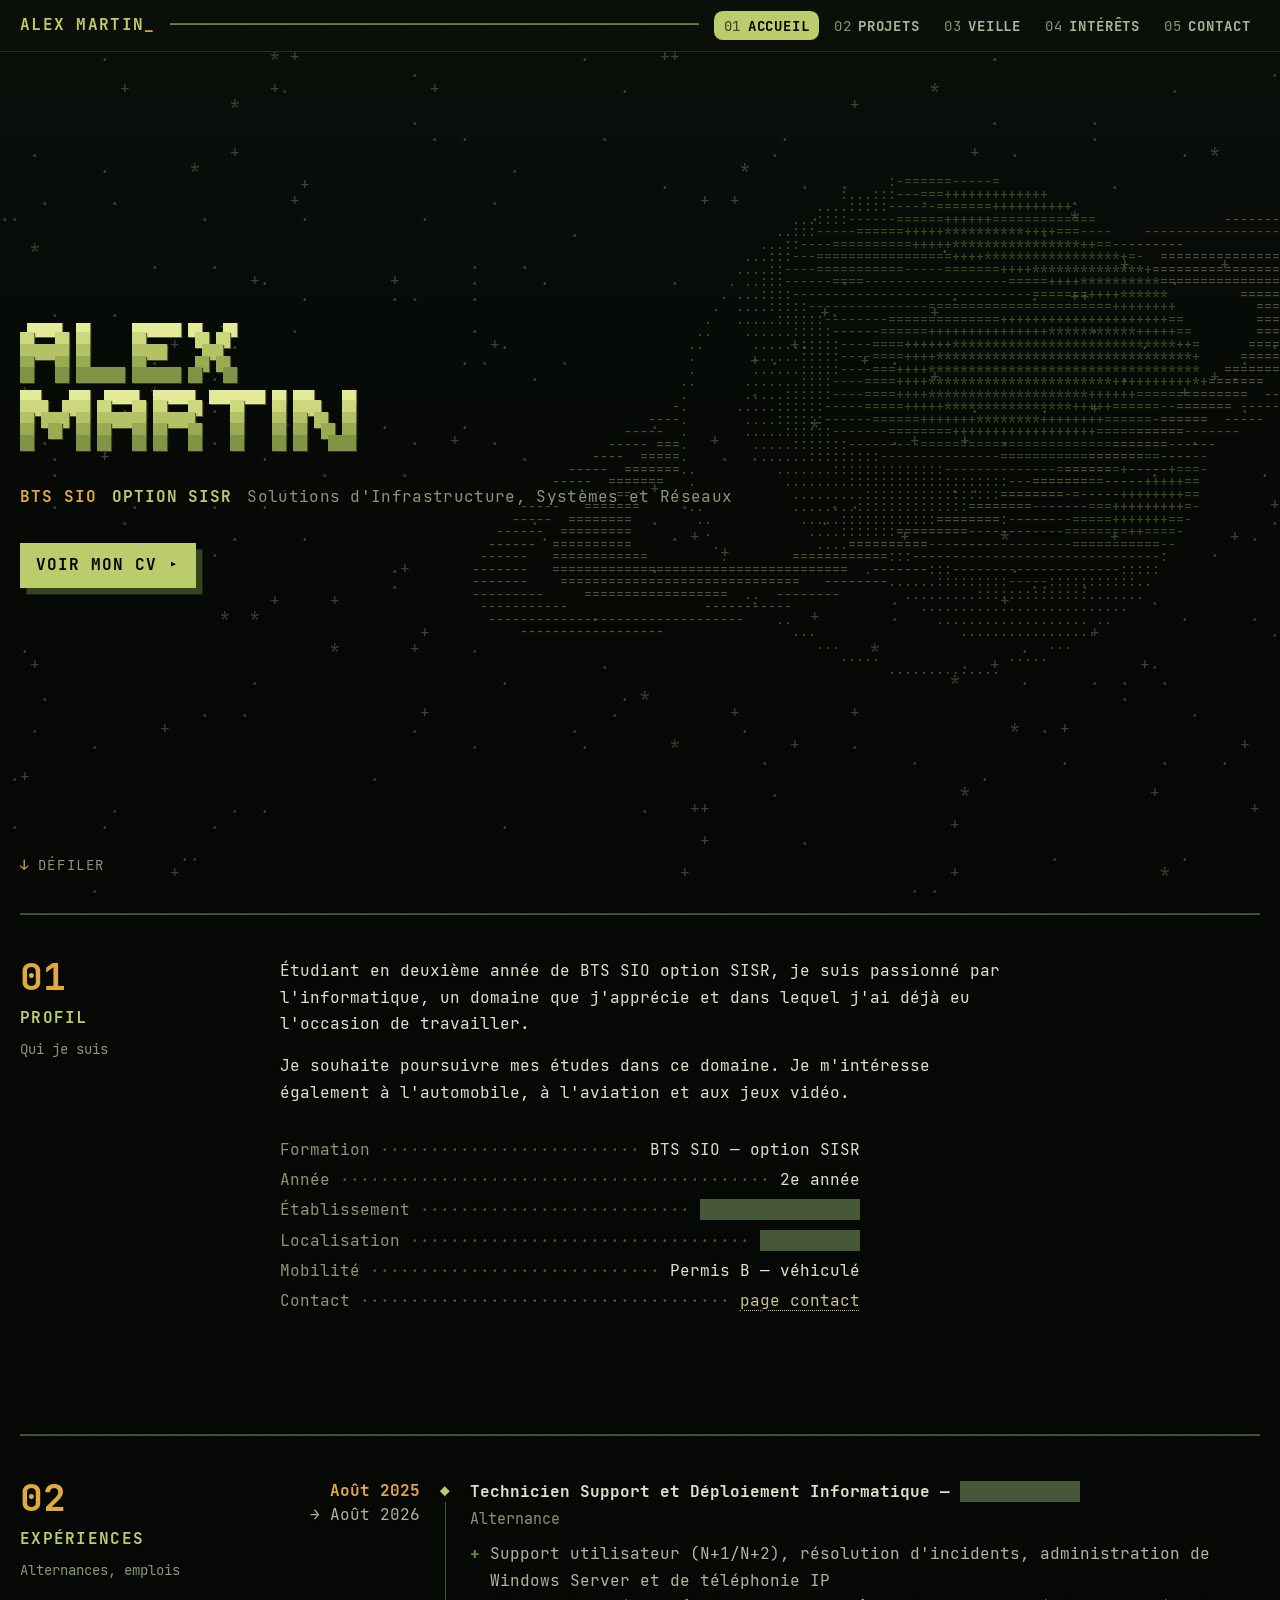
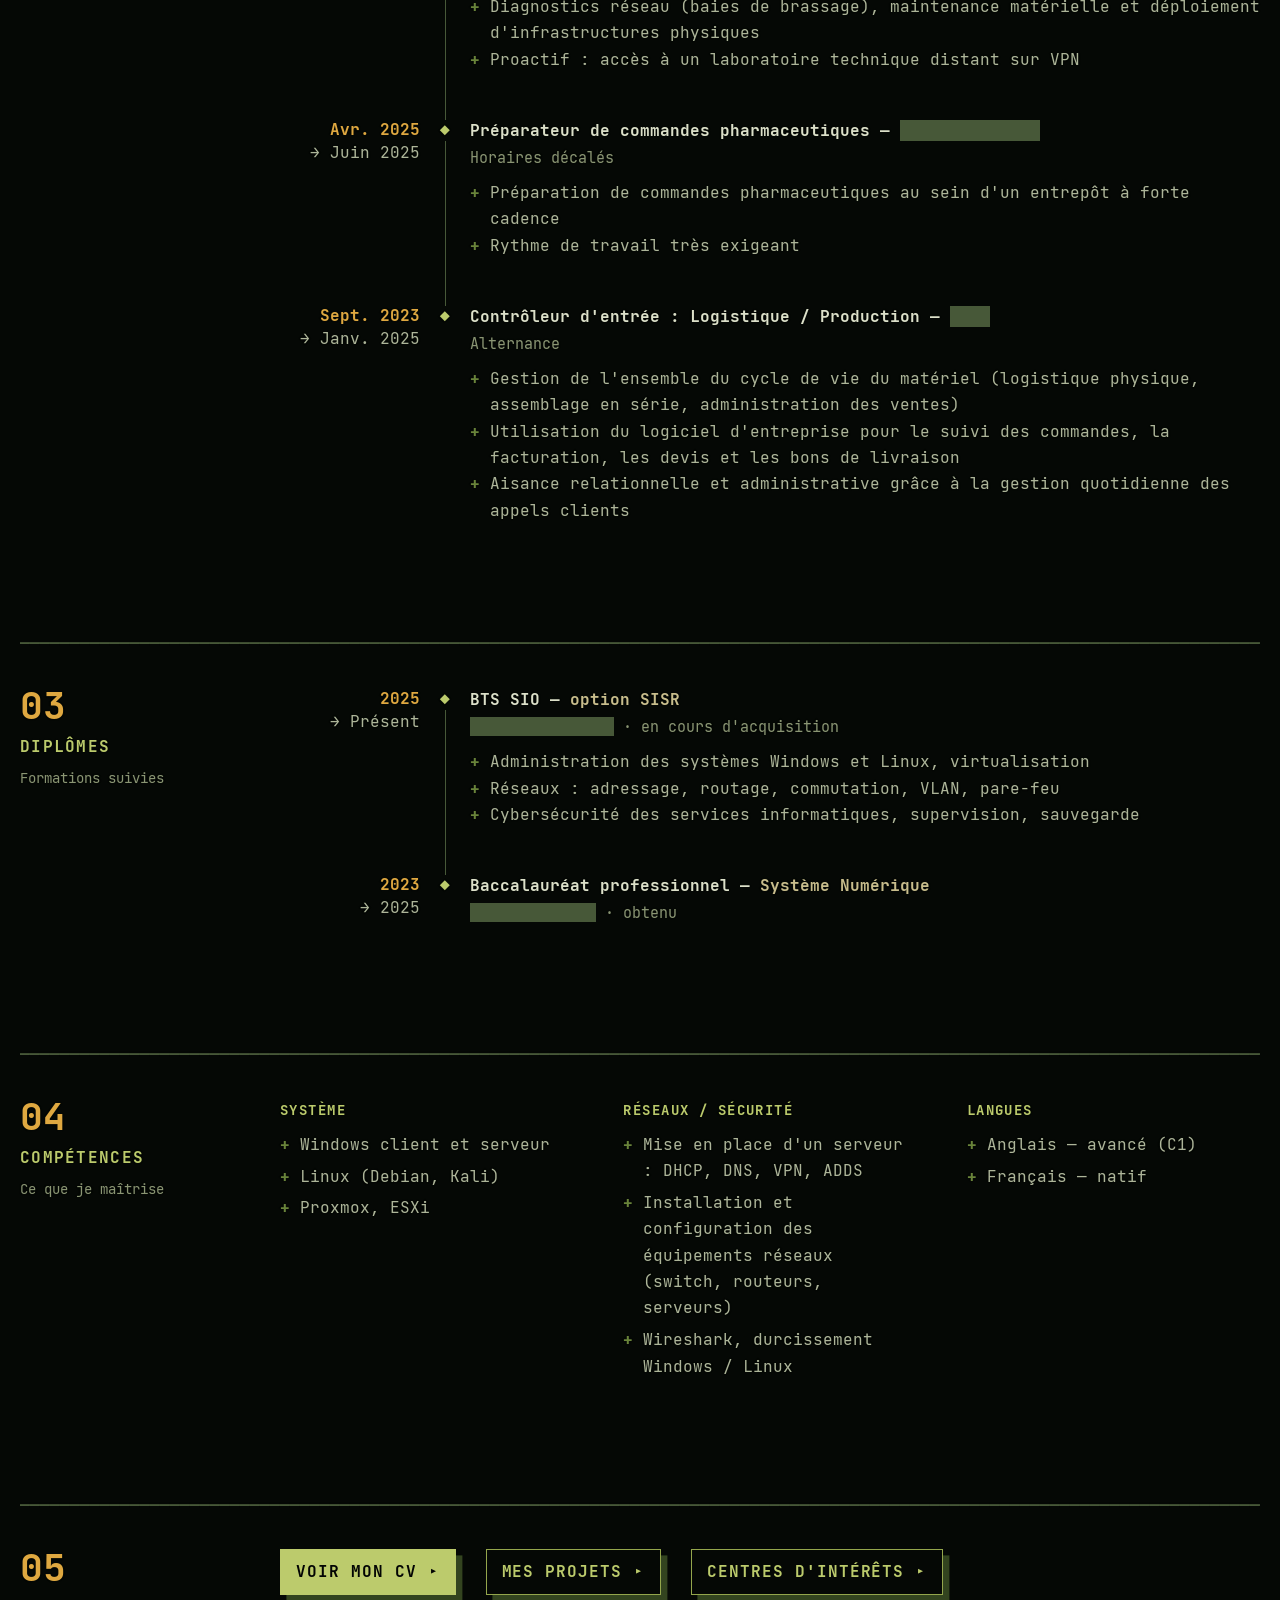
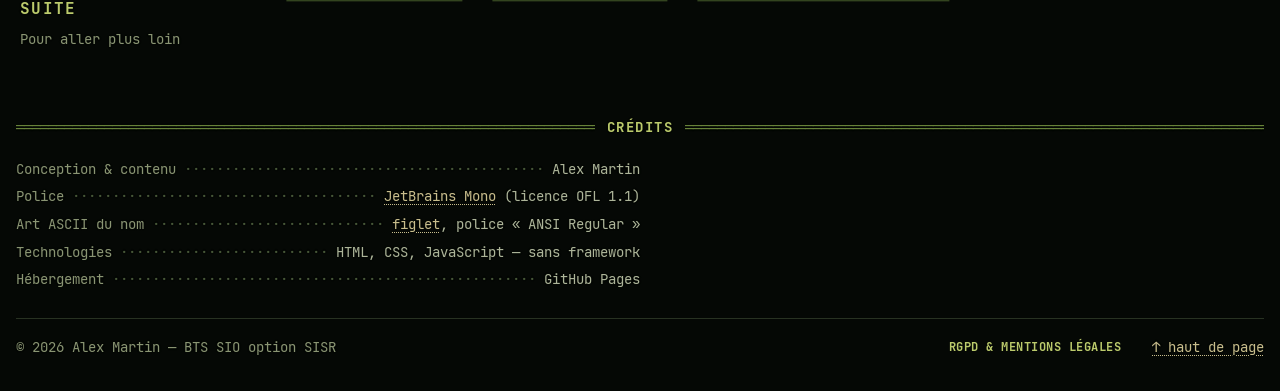
<file: index.html>
<!doctype html>
<html lang="fr">
<head>
<meta charset="utf-8">
<meta name="viewport" content="width=device-width, initial-scale=1">
<title>Alex Martin — Portfolio BTS SIO SISR</title>
<meta name="description" content="Portfolio de Alex Martin, BTS SIO option SISR : parcours, expériences, diplômes, compétences, veille technologique et contact.">
<meta name="theme-color" content="#050805">
<link rel="icon" href="assets/favicon.svg" type="image/svg+xml">
<link rel="preload" href="assets/fonts/JetBrainsMonoNL-Regular.woff2" as="font" type="font/woff2" crossorigin>
<script>document.documentElement.classList.add("js")</script>
<link rel="stylesheet" href="assets/css/style.css">
</head>
<body id="top">
<a class="skip" href="#contenu">Aller au contenu</a>
<header class="bar">
  <div class="bar-in">
    <a class="brand" href="index.html" aria-label="Alex Martin — accueil">ALEX MARTIN<span class="us">_</span></a>
    <span class="fill" aria-hidden="true"></span>
    <nav class="nav" aria-label="Navigation principale">
        <a href="index.html" aria-current="page"><span class="num">01</span>Accueil</a>
        <a href="projets.html"><span class="num">02</span>Projets</a>
        <a href="veille.html"><span class="num">03</span>Veille</a>
        <a href="interets.html"><span class="num">04</span>Intérêts</a>
        <a href="contact.html"><span class="num">05</span>Contact</a>
    </nav>
  </div>
</header>

<div class="sheet">
  <main id="contenu">
    <section class="hero">
      <h1 class="sr-only">Alex Martin — BTS SIO option SISR</h1>
      <!-- ascii-name:start -->
<div class="name-wrap">
<div class="wide">
<pre class="name" aria-hidden="true"><span class="r r1"><i> </i><b>█████</b><i>  </i><b>██</b><i>      </i><b>███████</b><i> </i><b>██</b><i>   </i><b>██</b><i> </i></span>
<span class="r r2"><b>██</b><i>   </i><b>██</b><i> </i><b>██</b><i>      </i><b>██</b><i>       </i><b>██</b><i> </i><b>██</b><i>  </i></span>
<span class="r r3"><b>███████</b><i> </i><b>██</b><i>      </i><b>█████</b><i>     </i><b>███</b><i>   </i></span>
<span class="r r4"><b>██</b><i>   </i><b>██</b><i> </i><b>██</b><i>      </i><b>██</b><i>       </i><b>██</b><i> </i><b>██</b><i>  </i></span>
<span class="r r5"><b>██</b><i>   </i><b>██</b><i> </i><b>███████</b><i> </i><b>███████</b><i> </i><b>██</b><i>   </i><b>██</b><i> </i></span></pre>
<pre class="name" aria-hidden="true"><span class="r r1"><b>███</b><i>    </i><b>███</b><i>  </i><b>█████</b><i>  </i><b>██████</b><i>  </i><b>████████</b><i> </i><b>██</b><i> </i><b>███</b><i>    </i><b>██</b><i> </i></span>
<span class="r r2"><b>████</b><i>  </i><b>████</b><i> </i><b>██</b><i>   </i><b>██</b><i> </i><b>██</b><i>   </i><b>██</b><i>    </i><b>██</b><i>    </i><b>██</b><i> </i><b>████</b><i>   </i><b>██</b><i> </i></span>
<span class="r r3"><b>██</b><i> </i><b>████</b><i> </i><b>██</b><i> </i><b>███████</b><i> </i><b>██████</b><i>     </i><b>██</b><i>    </i><b>██</b><i> </i><b>██</b><i> </i><b>██</b><i>  </i><b>██</b><i> </i></span>
<span class="r r4"><b>██</b><i>  </i><b>██</b><i>  </i><b>██</b><i> </i><b>██</b><i>   </i><b>██</b><i> </i><b>██</b><i>   </i><b>██</b><i>    </i><b>██</b><i>    </i><b>██</b><i> </i><b>██</b><i>  </i><b>██</b><i> </i><b>██</b><i> </i></span>
<span class="r r5"><b>██</b><i>      </i><b>██</b><i> </i><b>██</b><i>   </i><b>██</b><i> </i><b>██</b><i>   </i><b>██</b><i>    </i><b>██</b><i>    </i><b>██</b><i> </i><b>██</b><i>   </i><b>████</b><i> </i></span></pre>
</div>
<div class="stack">
<pre class="name" aria-hidden="true"><span class="r r1"><i> </i><b>█████</b><i>  </i><b>██</b><i>      </i><b>███████</b><i> </i><b>██</b><i>   </i><b>██</b><i> </i></span>
<span class="r r2"><b>██</b><i>   </i><b>██</b><i> </i><b>██</b><i>      </i><b>██</b><i>       </i><b>██</b><i> </i><b>██</b><i>  </i></span>
<span class="r r3"><b>███████</b><i> </i><b>██</b><i>      </i><b>█████</b><i>     </i><b>███</b><i>   </i></span>
<span class="r r4"><b>██</b><i>   </i><b>██</b><i> </i><b>██</b><i>      </i><b>██</b><i>       </i><b>██</b><i> </i><b>██</b><i>  </i></span>
<span class="r r5"><b>██</b><i>   </i><b>██</b><i> </i><b>███████</b><i> </i><b>███████</b><i> </i><b>██</b><i>   </i><b>██</b><i> </i></span></pre>
<pre class="name" aria-hidden="true"><span class="r r1"><b>███</b><i>    </i><b>███</b><i>  </i><b>█████</b><i>  </i><b>██████</b><i>  </i><b>████████</b><i> </i><b>██</b><i> </i><b>███</b><i>    </i><b>██</b><i> </i></span>
<span class="r r2"><b>████</b><i>  </i><b>████</b><i> </i><b>██</b><i>   </i><b>██</b><i> </i><b>██</b><i>   </i><b>██</b><i>    </i><b>██</b><i>    </i><b>██</b><i> </i><b>████</b><i>   </i><b>██</b><i> </i></span>
<span class="r r3"><b>██</b><i> </i><b>████</b><i> </i><b>██</b><i> </i><b>███████</b><i> </i><b>██████</b><i>     </i><b>██</b><i>    </i><b>██</b><i> </i><b>██</b><i> </i><b>██</b><i>  </i><b>██</b><i> </i></span>
<span class="r r4"><b>██</b><i>  </i><b>██</b><i>  </i><b>██</b><i> </i><b>██</b><i>   </i><b>██</b><i> </i><b>██</b><i>   </i><b>██</b><i>    </i><b>██</b><i>    </i><b>██</b><i> </i><b>██</b><i>  </i><b>██</b><i> </i><b>██</b><i> </i></span>
<span class="r r5"><b>██</b><i>      </i><b>██</b><i> </i><b>██</b><i>   </i><b>██</b><i> </i><b>██</b><i>   </i><b>██</b><i>    </i><b>██</b><i>    </i><b>██</b><i> </i><b>██</b><i>   </i><b>████</b><i> </i></span></pre>
</div>
</div>
<!-- ascii-name:end -->

      <p class="role"><span class="a">BTS SIO</span><span class="b">option SISR</span><span class="c">Solutions d'Infrastructure, Systèmes et Réseaux</span></p>
      <div class="actions">
        <button type="button" class="btn" data-cv-open>Voir mon CV <span aria-hidden="true">▸</span></button>
      </div>
      <a class="hint" href="#profil"><span class="ar" aria-hidden="true">↓</span>Défiler</a>
    </section>

    <section class="split" aria-labelledby="profil">
      <div class="side"><h2 id="profil"><span class="n">01</span><span class="t">Profil</span></h2><p>Qui je suis</p></div>
      <div class="body">
        <div class="prose">
          <p>Étudiant en deuxième année de BTS SIO option SISR, je suis passionné par l'informatique, un domaine que j'apprécie et dans lequel j'ai déjà eu l'occasion de travailler.</p>
          <p>Je souhaite poursuivre mes études dans ce domaine. Je m'intéresse également à l'automobile, à l'aviation et aux jeux vidéo.</p>
        </div>
        <dl class="kv">
          <div><dt>Formation</dt><dd>BTS SIO — option SISR</dd></div>
          <div><dt>Année</dt><dd>2e année</dd></div>
          <div><dt>Établissement</dt><dd><span class="redact">████████████████</span></dd></div>
          <div><dt>Localisation</dt><dd><span class="redact">██████████</span></dd></div>
          <div><dt>Mobilité</dt><dd>Permis B — véhiculé</dd></div>
          <div><dt>Contact</dt><dd><a href="contact.html">page contact</a></dd></div>
        </dl>
      </div>
    </section>

    <section class="split" aria-labelledby="exp">
      <div class="side"><h2 id="exp"><span class="n">02</span><span class="t">Expériences</span></h2><p>Alternances, emplois</p></div>
      <div class="body">
        <ol class="tl">
          <li>
            <span class="when">Août 2025<small>→ Août 2026</small></span><span class="node" aria-hidden="true"></span>
            <div class="what">
              <h3>Technicien Support et Déploiement Informatique — <span class="org"><span class="redact">████████████</span></span></h3>
              <p class="meta">Alternance</p>
              <ul><li>Support utilisateur (N+1/N+2), résolution d'incidents, administration de Windows Server et de téléphonie IP</li><li>Diagnostics réseau (baies de brassage), maintenance matérielle et déploiement d'infrastructures physiques</li><li>Proactif : accès à un laboratoire technique distant sur VPN</li></ul>
            </div>
          </li>
          <li>
            <span class="when">Avr. 2025<small>→ Juin 2025</small></span><span class="node" aria-hidden="true"></span>
            <div class="what">
              <h3>Préparateur de commandes pharmaceutiques — <span class="org"><span class="redact">███ ██████████</span></span></h3>
              <p class="meta">Horaires décalés</p>
              <ul><li>Préparation de commandes pharmaceutiques au sein d'un entrepôt à forte cadence</li><li>Rythme de travail très exigeant</li></ul>
            </div>
          </li>
          <li>
            <span class="when">Sept. 2023<small>→ Janv. 2025</small></span><span class="node" aria-hidden="true"></span>
            <div class="what">
              <h3>Contrôleur d'entrée : Logistique / Production — <span class="org"><span class="redact">████</span></span></h3>
              <p class="meta">Alternance</p>
              <ul><li>Gestion de l'ensemble du cycle de vie du matériel (logistique physique, assemblage en série, administration des ventes)</li><li>Utilisation du logiciel d'entreprise pour le suivi des commandes, la facturation, les devis et les bons de livraison</li><li>Aisance relationnelle et administrative grâce à la gestion quotidienne des appels clients</li></ul>
            </div>
          </li>
        </ol>
      </div>
    </section>

    <section class="split" aria-labelledby="dip">
      <div class="side"><h2 id="dip"><span class="n">03</span><span class="t">Diplômes</span></h2><p>Formations suivies</p></div>
      <div class="body">
        <ol class="tl">
          <li>
            <span class="when">2025<small>→ Présent</small></span><span class="node" aria-hidden="true"></span>
            <div class="what">
              <h3>BTS SIO — <span class="org">option SISR</span></h3>
              <p class="meta"><span class="redact">████████████████</span> · en cours d'acquisition</p>
              <ul><li>Administration des systèmes Windows et Linux, virtualisation</li><li>Réseaux : adressage, routage, commutation, VLAN, pare-feu</li><li>Cybersécurité des services informatiques, supervision, sauvegarde</li></ul>
            </div>
          </li>
          <li>
            <span class="when">2023<small>→ 2025</small></span><span class="node" aria-hidden="true"></span>
            <div class="what">
              <h3>Baccalauréat professionnel — <span class="org">Système Numérique</span></h3>
              <p class="meta"><span class="redact">██████████████</span> · obtenu</p>
            </div>
          </li>
        </ol>
      </div>
    </section>

    <section class="split" aria-labelledby="comp">
      <div class="side"><h2 id="comp"><span class="n">04</span><span class="t">Compétences</span></h2><p>Ce que je maîtrise</p></div>
      <div class="body">
        <div class="skills">
          <div><h3>Système</h3><ul><li>Windows client et serveur</li><li>Linux (Debian, Kali)</li><li>Proxmox, ESXi</li></ul></div>
          <div><h3>Réseaux / Sécurité</h3><ul><li>Mise en place d'un serveur : DHCP, DNS, VPN, ADDS</li><li>Installation et configuration des équipements réseaux (switch, routeurs, serveurs)</li><li>Wireshark, durcissement Windows / Linux</li></ul></div>
          <div><h3>Langues</h3><ul><li>Anglais — avancé (C1)</li><li>Français — natif</li></ul></div>
        </div>
      </div>
    </section>

    <section class="split" aria-labelledby="go">
      <div class="side"><h2 id="go"><span class="n">05</span><span class="t">Suite</span></h2><p>Pour aller plus loin</p></div>
      <div class="body">
        <div class="actions" style="margin-top:0">
          <button type="button" class="btn" data-cv-open>Voir mon CV <span aria-hidden="true">▸</span></button>
          <a class="btn alt" href="projets.html">Mes projets <span aria-hidden="true">▸</span></a>
          <a class="btn alt" href="interets.html">Centres d'intérêts <span aria-hidden="true">▸</span></a>
        </div>
      </div>
    </section>

  </main>

  <dialog class="cv" id="cv" aria-label="Curriculum vitae">
    <div class="cv-bar">
      <span class="t">CV_Alex_Martin.pdf</span>
      <span class="fill" aria-hidden="true"></span>
      <button type="button" class="btn small" data-cv-close>Fermer ✕</button>
    </div>
    <div class="cv-body">
      <object data="assets/cv.pdf" type="application/pdf">
        <div class="fallback">
          <p>Le CV ne peut pas s'afficher dans cette fenêtre.</p>
          <p><a href="assets/cv.pdf" target="_blank" rel="noopener">Ouvrir le PDF dans un nouvel onglet</a></p>
        </div>
      </object>
    </div>
    <div class="cv-foot">
      <a href="assets/cv.pdf" target="_blank" rel="noopener">Ouvrir dans un nouvel onglet ↗</a>
      <a href="assets/cv.pdf" download>Télécharger (PDF) ↓</a>
    </div>
  </dialog>

  <footer class="foot">
    <div class="row"><span class="fill dbl" aria-hidden="true"></span><span class="lbl">CRÉDITS</span><span class="fill dbl" aria-hidden="true"></span></div>
    <dl class="kv">
      <div><dt>Conception &amp; contenu</dt><dd>Alex Martin</dd></div>
      <div><dt>Police</dt><dd><a href="https://www.jetbrains.com/lp/mono/" rel="noopener">JetBrains Mono</a> (licence OFL 1.1)</dd></div>
      <div><dt>Art ASCII du nom</dt><dd><a href="https://github.com/cmatsuoka/figlet" rel="noopener">figlet</a>, police « ANSI Regular »</dd></div>
      <div><dt>Technologies</dt><dd>HTML, CSS, JavaScript — sans framework</dd></div>
      <div><dt>Hébergement</dt><dd>GitHub Pages</dd></div>
    </dl>
    <div class="bottom">
      <span>© 2026 Alex Martin — BTS SIO option SISR</span>
      <span class="links">
        <a class="btn small alt" href="rgpd.html">RGPD &amp; mentions légales</a>
        <a href="#top">↑ haut de page</a>
      </span>
    </div>
  </footer>
</div>
<script src="assets/js/site.js" defer></script>
</body>
</html>
</file>
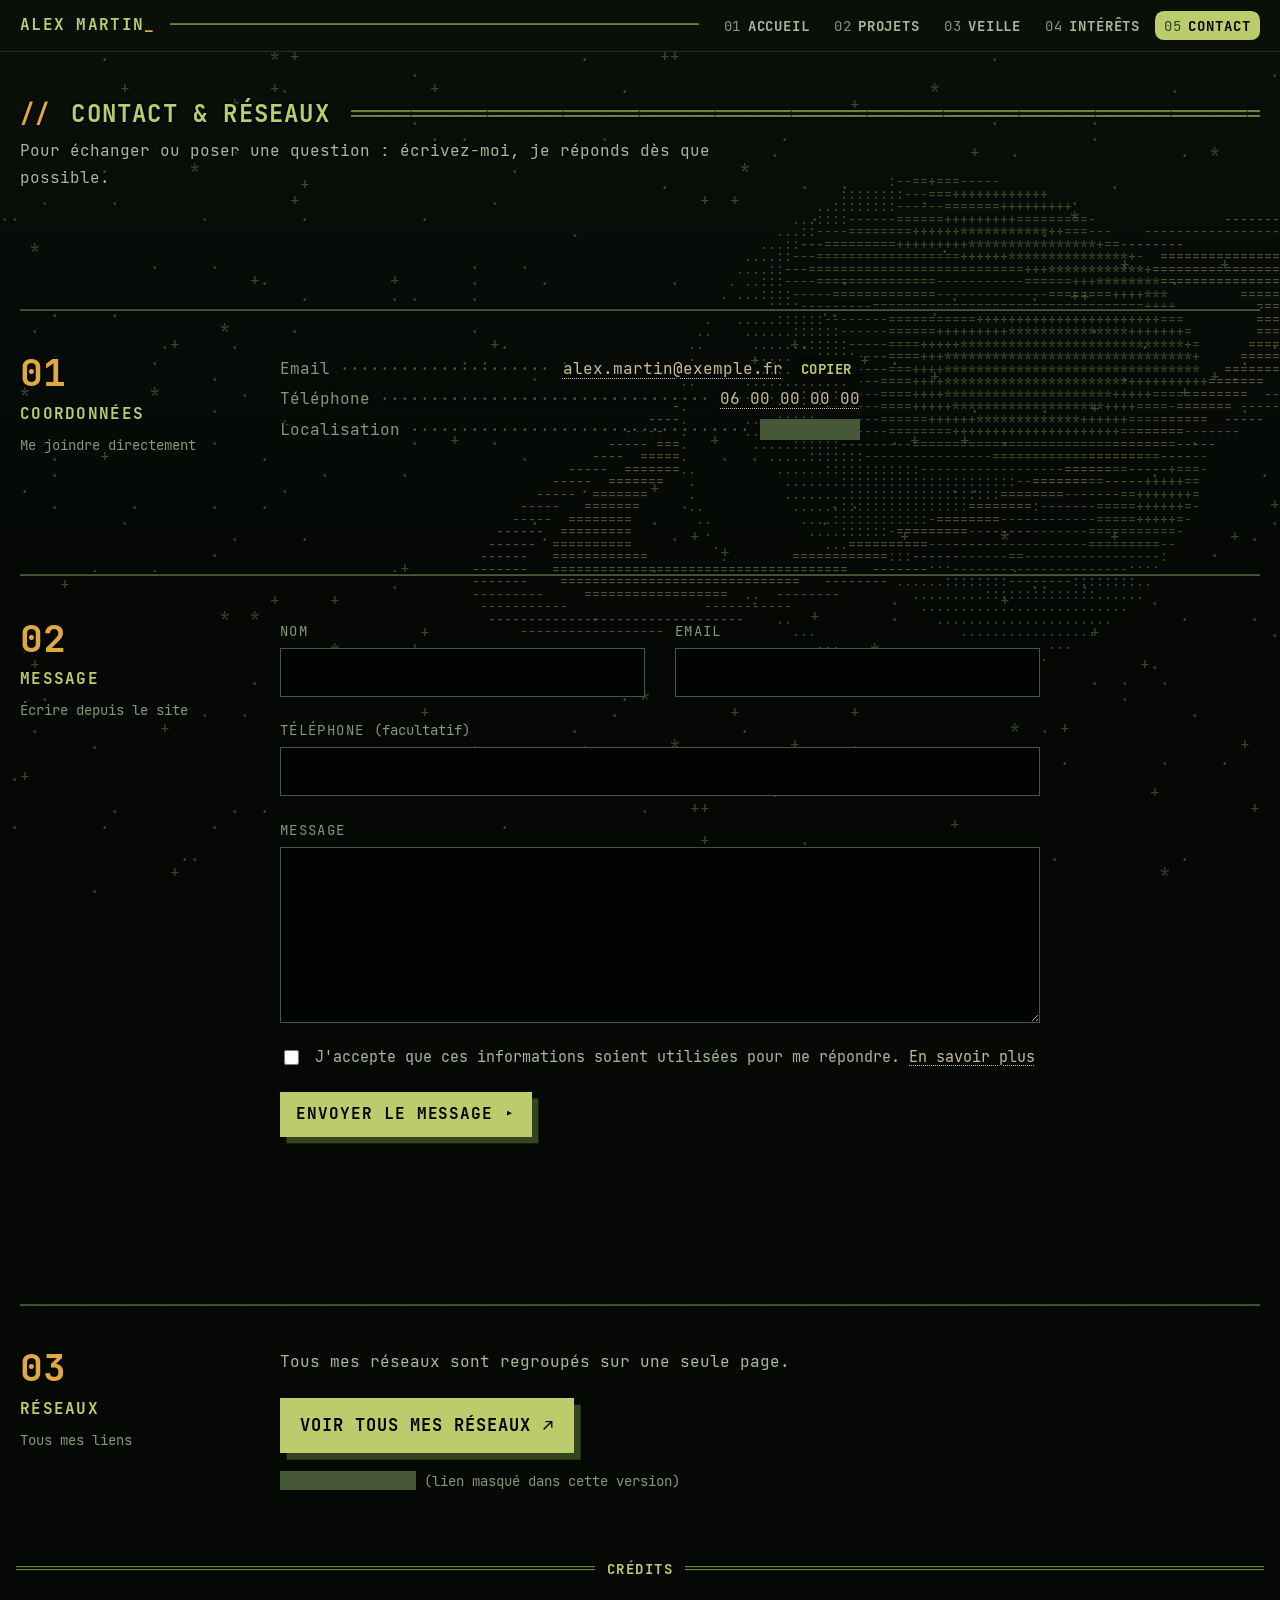
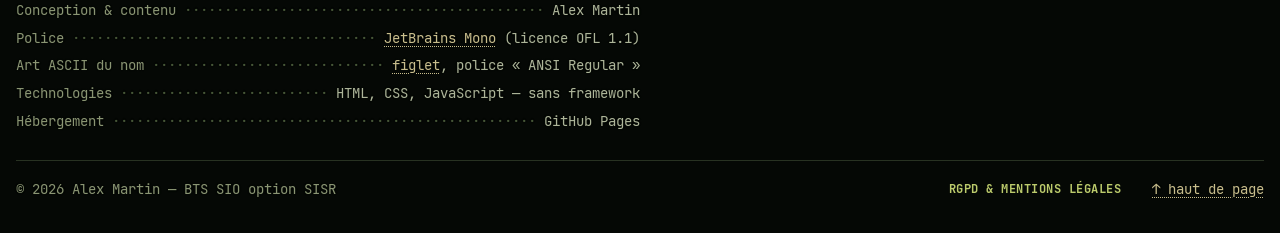
<file: contact.html>
<!doctype html>
<html lang="fr">
<head>
<meta charset="utf-8">
<meta name="viewport" content="width=device-width, initial-scale=1">
<title>Contact & réseaux — Alex Martin</title>
<meta name="description" content="Contact : email, téléphone, formulaire de message et lien vers tous les réseaux.">
<meta name="theme-color" content="#050805">
<link rel="icon" href="assets/favicon.svg" type="image/svg+xml">
<link rel="preload" href="assets/fonts/JetBrainsMonoNL-Regular.woff2" as="font" type="font/woff2" crossorigin>
<script>document.documentElement.classList.add("js")</script>
<link rel="stylesheet" href="assets/css/style.css">
</head>
<body id="top">
<a class="skip" href="#contenu">Aller au contenu</a>
<header class="bar">
  <div class="bar-in">
    <a class="brand" href="index.html" aria-label="Alex Martin — accueil">ALEX MARTIN<span class="us">_</span></a>
    <span class="fill" aria-hidden="true"></span>
    <nav class="nav" aria-label="Navigation principale">
        <a href="index.html"><span class="num">01</span>Accueil</a>
        <a href="projets.html"><span class="num">02</span>Projets</a>
        <a href="veille.html"><span class="num">03</span>Veille</a>
        <a href="interets.html"><span class="num">04</span>Intérêts</a>
        <a href="contact.html" aria-current="page"><span class="num">05</span>Contact</a>
    </nav>
  </div>
</header>

<div class="sheet">
  <main id="contenu">
    <h1 class="page-title"><span class="pfx" aria-hidden="true">//</span><span>Contact &amp; réseaux</span><span class="fill dbl" aria-hidden="true"></span></h1>
    <p class="kicker">Pour échanger ou poser une question : écrivez-moi, je réponds dès que possible.</p>

    <section class="split" aria-labelledby="coord">
      <div class="side"><h2 id="coord"><span class="n">01</span><span class="t">Coordonnées</span></h2><p>Me joindre directement</p></div>
      <div class="body">
        <dl class="kv" style="margin-top:0">
          <div><dt>Email</dt><dd><a href="mailto:alex.martin@exemple.fr">alex.martin@exemple.fr</a> <button type="button" class="btn small alt" data-copy="alex.martin@exemple.fr">Copier</button></dd></div>
          <div><dt>Téléphone</dt><dd><a href="tel:+33600000000">06 00 00 00 00</a></dd></div>
          <div><dt>Localisation</dt><dd><span class="redact">██████████</span></dd></div>
        </dl>
      </div>
    </section>

    <section class="split" aria-labelledby="message">
      <div class="side"><h2 id="message"><span class="n">02</span><span class="t">Message</span></h2><p>Écrire depuis le site</p></div>
      <div class="body">
        <form class="form" id="contact-form" action="#" method="post" data-demo data-fallback="alex.martin@exemple.fr">
          <input type="hidden" name="_subject" value="Message depuis le portfolio">
          <input type="hidden" name="_template" value="table">
          <input class="hp" type="text" name="_honey" tabindex="-1" autocomplete="off" aria-hidden="true">
          <div><label class="l" for="f-nom">Nom</label><input id="f-nom" name="name" type="text" required autocomplete="name"></div>
          <div><label class="l" for="f-mail">Email</label><input id="f-mail" name="email" type="email" required autocomplete="email"></div>
          <div class="full"><label class="l" for="f-tel">Téléphone <span class="opt">(facultatif)</span></label><input id="f-tel" name="phone" type="tel" autocomplete="tel"></div>
          <div class="full"><label class="l" for="f-msg">Message</label><textarea id="f-msg" name="message" required></textarea></div>
          <label class="check full"><input type="checkbox" name="consent" value="oui" required><span>J'accepte que ces informations soient utilisées pour me répondre. <a href="rgpd.html#donnees">En savoir plus</a></span></label>
          <div class="full"><button type="submit" class="btn">Envoyer le message <span aria-hidden="true">▸</span></button></div>
          <p class="form-status full" role="status" aria-live="polite"></p>
        </form>
      </div>
    </section>

    <section class="split" aria-labelledby="reseaux">
      <div class="side"><h2 id="reseaux"><span class="n">03</span><span class="t">Réseaux</span></h2><p>Tous mes liens</p></div>
      <div class="body">
        <p style="max-width:62ch;color:var(--text2)">Tous mes réseaux sont regroupés sur une seule page.</p>
        <div class="actions" style="margin-top:1.4rem">
          <a class="btn big-link" href="#">Voir tous mes réseaux <span aria-hidden="true">↗</span></a>
        </div>
        <p class="url"><span class="redact">██████.bio/██████</span> (lien masqué dans cette version)</p>
      </div>
    </section>

  </main>

  <footer class="foot">
    <div class="row"><span class="fill dbl" aria-hidden="true"></span><span class="lbl">CRÉDITS</span><span class="fill dbl" aria-hidden="true"></span></div>
    <dl class="kv">
      <div><dt>Conception &amp; contenu</dt><dd>Alex Martin</dd></div>
      <div><dt>Police</dt><dd><a href="https://www.jetbrains.com/lp/mono/" rel="noopener">JetBrains Mono</a> (licence OFL 1.1)</dd></div>
      <div><dt>Art ASCII du nom</dt><dd><a href="https://github.com/cmatsuoka/figlet" rel="noopener">figlet</a>, police « ANSI Regular »</dd></div>
      <div><dt>Technologies</dt><dd>HTML, CSS, JavaScript — sans framework</dd></div>
      <div><dt>Hébergement</dt><dd>GitHub Pages</dd></div>
    </dl>
    <div class="bottom">
      <span>© 2026 Alex Martin — BTS SIO option SISR</span>
      <span class="links">
        <a class="btn small alt" href="rgpd.html">RGPD &amp; mentions légales</a>
        <a href="#top">↑ haut de page</a>
      </span>
    </div>
  </footer>
</div>
<script src="assets/js/site.js" defer></script>
</body>
</html>
</file>
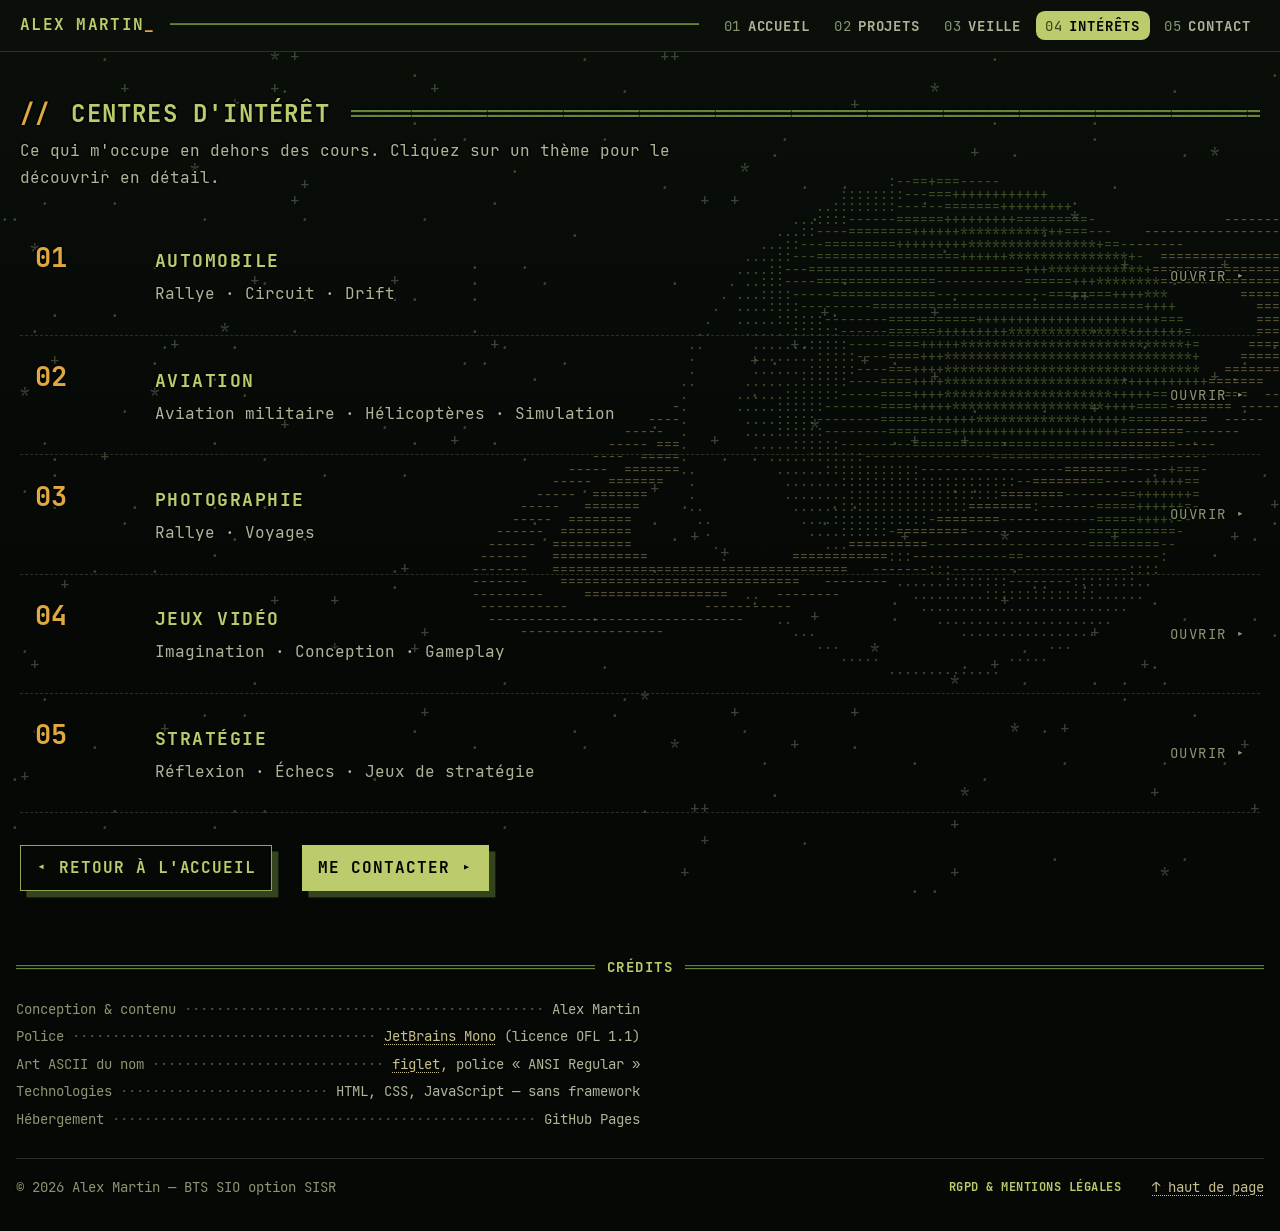
<file: interets.html>
<!doctype html>
<html lang="fr">
<head>
<meta charset="utf-8">
<meta name="viewport" content="width=device-width, initial-scale=1">
<title>Centres d'intérêt — Alex Martin</title>
<meta name="description" content="Centres d'intérêt : automobile, aviation, photographie, jeux vidéo, stratégie.">
<meta name="theme-color" content="#050805">
<link rel="icon" href="assets/favicon.svg" type="image/svg+xml">
<link rel="preload" href="assets/fonts/JetBrainsMonoNL-Regular.woff2" as="font" type="font/woff2" crossorigin>
<script>document.documentElement.classList.add("js")</script>
<link rel="stylesheet" href="assets/css/style.css">
</head>
<body id="top">
<a class="skip" href="#contenu">Aller au contenu</a>
<header class="bar">
  <div class="bar-in">
    <a class="brand" href="index.html" aria-label="Alex Martin — accueil">ALEX MARTIN<span class="us">_</span></a>
    <span class="fill" aria-hidden="true"></span>
    <nav class="nav" aria-label="Navigation principale">
        <a href="index.html"><span class="num">01</span>Accueil</a>
        <a href="projets.html"><span class="num">02</span>Projets</a>
        <a href="veille.html"><span class="num">03</span>Veille</a>
        <a href="interets.html" aria-current="page"><span class="num">04</span>Intérêts</a>
        <a href="contact.html"><span class="num">05</span>Contact</a>
    </nav>
  </div>
</header>

<div class="sheet">
  <main id="contenu">
    <h1 class="page-title"><span class="pfx" aria-hidden="true">//</span><span>Centres d'intérêt</span><span class="fill dbl" aria-hidden="true"></span></h1>
    <p class="kicker">Ce qui m'occupe en dehors des cours. Cliquez sur un thème pour le découvrir en détail.</p>

    <ul class="items" style="margin-top:1.6rem">
      <li>
        <button type="button" class="item-btn" data-open="int-auto" aria-haspopup="dialog">
          <span class="idx" aria-hidden="true">01</span>
          <span><span class="ttl">Automobile</span><span class="tags">Rallye · Circuit · Drift</span></span>
          <span class="go" aria-hidden="true">Ouvrir ▸</span>
        </button>
      </li>
      <li>
        <button type="button" class="item-btn" data-open="int-avia" aria-haspopup="dialog">
          <span class="idx" aria-hidden="true">02</span>
          <span><span class="ttl">Aviation</span><span class="tags">Aviation militaire · Hélicoptères · Simulation</span></span>
          <span class="go" aria-hidden="true">Ouvrir ▸</span>
        </button>
      </li>
      <li>
        <button type="button" class="item-btn" data-open="int-photo" aria-haspopup="dialog">
          <span class="idx" aria-hidden="true">03</span>
          <span><span class="ttl">Photographie</span><span class="tags">Rallye · Voyages</span></span>
          <span class="go" aria-hidden="true">Ouvrir ▸</span>
        </button>
      </li>
      <li>
        <button type="button" class="item-btn" data-open="int-jeux" aria-haspopup="dialog">
          <span class="idx" aria-hidden="true">04</span>
          <span><span class="ttl">Jeux vidéo</span><span class="tags">Imagination · Conception · Gameplay</span></span>
          <span class="go" aria-hidden="true">Ouvrir ▸</span>
        </button>
      </li>
      <li>
        <button type="button" class="item-btn" data-open="int-strat" aria-haspopup="dialog">
          <span class="idx" aria-hidden="true">05</span>
          <span><span class="ttl">Stratégie</span><span class="tags">Réflexion · Échecs · Jeux de stratégie</span></span>
          <span class="go" aria-hidden="true">Ouvrir ▸</span>
        </button>
      </li>
    </ul>

    <div class="actions">
      <a class="btn alt" href="index.html"><span aria-hidden="true">◂</span> Retour à l'accueil</a>
      <a class="btn" href="contact.html">Me contacter <span aria-hidden="true">▸</span></a>
    </div>
  </main>

  <dialog class="panel" id="int-auto" aria-label="Automobile">
    <div class="pn-bar">
      <span class="t"><span class="n">01</span>Automobile</span>
      <span class="fill" aria-hidden="true"></span>
      <button type="button" class="btn small" data-close>Fermer ✕</button>
    </div>
    <div class="pn-body">
      <p class="pn-intro">L'automobile est ma passion. Le rallye me fascine et j'aimerais un jour en faire ; le drift, j'aime l'observer ; le circuit, je le pratique.</p>
      <div class="bento">
        <article class="tile s6 wide"><figure><img src="assets/img/interets/rallye-histoire.jpg" alt="Colin McRae au volant de la Subaru Impreza 555 en rallye" width="1000" height="563" loading="lazy"><figcaption>Colin McRae, Subaru Impreza 555</figcaption></figure><div class="tx"><h3><span class="k">01</span>Histoire du rallye</h3><p>Le rallye naît avec le Rallye Monte-Carlo, en 1911 : les concurrents partent de plusieurs villes d'Europe pour rejoindre Monaco, sur des routes ouvertes à la circulation. Le championnat du monde (WRC) est créé en 1973, d'abord pour les constructeurs. En 1995, Colin McRae devient le premier Britannique champion du monde, sur Subaru Impreza 555 : c'est la voiture de la photo.</p></div></article>
        <article class="tile s6 wide"><figure><img src="assets/img/interets/rallye-groupeb.jpg" alt="Audi quattro de Groupe B dans un saut, entourée de spectateurs" width="1000" height="533" loading="lazy"><figcaption>Audi quattro, Groupe B</figcaption></figure><div class="tx"><h3><span class="k">02</span>Le Groupe B</h3><p>De 1982 à 1986, le Groupe B autorise des voitures presque sans limites : très puissantes, turbo, souvent à transmission intégrale (Audi Quattro, Peugeot 205 T16, Lancia Delta S4…). Elles font la légende du rallye, mais en mai 1986 Henri Toivonen et Sergio Cresto meurent au Tour de Corse sur Lancia Delta S4. Le Groupe B est interdit dès 1987 et remplacé par le Groupe A.</p></div></article>
        <article class="tile s6 wide"><figure><img src="assets/img/interets/rallye-moderne.jpg" alt="Škoda Fabia de rallye en plein saut devant des spectateurs" width="1000" height="752" loading="lazy"><figcaption>Škoda Fabia Rally2</figcaption></figure><div class="tx"><h3><span class="k">03</span>Le rallye moderne</h3><p>Aujourd'hui, la catégorie reine du WRC, la Rally1, est hybride depuis 2022 : un moteur essence turbo de 1,6 L associé à un moteur électrique (jusqu'à 100 kW supplémentaires), avec un carburant 100 % non fossile. Juste en dessous, la catégorie Rally2, dont fait partie la Škoda Fabia de la photo, est celle que l'on voit le plus dans les rallyes nationaux et régionaux.</p></div></article>
        <article class="tile s6"><div class="maps"><figure class="paper"><img src="assets/img/interets/circuit-ledenon.webp" alt="Tracé du circuit de Lédenon" width="524" height="381" loading="lazy"><figcaption>Lédenon</figcaption></figure><figure class="paper"><img src="assets/img/interets/circuit-3.webp" alt="Tracé du circuit d'Alès" width="900" height="450" loading="lazy"><figcaption>Circuit d'Alès</figcaption></figure><figure class="paper"><img src="assets/img/interets/circuit-lemans.webp" alt="Tracé du circuit des 24 Heures du Mans" width="557" height="359" loading="lazy"><figcaption>24 Heures du Mans</figcaption></figure><figure class="paper"><img src="assets/img/interets/circuit-nordschleife.webp" alt="Tracé du Nürburgring Nordschleife" width="1000" height="707" loading="lazy"><figcaption>Nürburgring Nordschleife</figcaption></figure></div><div class="tx"><h3><span class="k">04</span>Le circuit</h3><p>Le circuit, je le pratique. J'ai déjà roulé sur le Nürburgring Nordschleife, l'« Enfer vert », plus de 20 km de piste mythique, et je participe à des open track days : des journées de roulage sur circuit fermé, ouvertes à tous. Ce qui me passionne, c'est le pilotage lui-même.</p></div></article>
        <article class="tile s6 wide"><figure><img src="assets/img/interets/drift.jpg" alt="BMW rouge en drift, avec un nuage de fumée" width="565" height="353" loading="lazy"><figcaption>Drift</figcaption></figure><div class="tx"><h3><span class="k">05</span>Le drift</h3><p>Le drift, j'aime l'observer. J'ai pu observer le championnat de France de drift 2026, jusqu'à sa dernière étape à Lédenon. Le principe : faire glisser la voiture en survirage contrôlé ; en compétition, les pilotes sont jugés sur la trajectoire, l'angle et le style.</p></div></article>
      </div>
    </div>
    <div class="pn-foot">
      <button type="button" class="btn small alt" data-step="-1">◂ Précédent</button>
      <span style="color:var(--dim)">01 / 05</span>
      <button type="button" class="btn small alt" data-step="1">Suivant ▸</button>
    </div>
  </dialog>

  <dialog class="panel" id="int-avia" aria-label="Aviation">
    <div class="pn-bar">
      <span class="t"><span class="n">02</span>Aviation</span>
      <span class="fill" aria-hidden="true"></span>
      <button type="button" class="btn small" data-close>Fermer ✕</button>
    </div>
    <div class="pn-body">
      <p class="pn-intro">Mon intérêt pour l'aviation va surtout vers l'aviation militaire et les hélicoptères. Je voulais devenir pilote d'hélicoptère, et je le veux toujours, quel que soit le domaine ou le secteur.</p>
      <div class="bento">
        <article class="tile s6 wide"><figure><img src="assets/img/interets/avia-tigre.jpg" alt="Hélicoptère Tigre posé sur une piste" width="792" height="445" loading="lazy"><figcaption>Hélicoptère Tigre</figcaption></figure><div class="tx"><h3><span class="k">01</span>Devenir pilote d'hélicoptère</h3><p>C'est ce que je voulais être, et ce que je veux toujours devenir. Le domaine et le secteur importent peu : ce qui compte pour moi, c'est de piloter.</p></div></article>
        <article class="tile s6"><div class="strip"><figure><img src="assets/img/interets/avia-rafale.jpg" alt="Rafale en vol au-dessus des nuages" width="900" height="600" loading="lazy"><figcaption>Rafale</figcaption></figure><figure><img src="assets/img/interets/avia-mirage.jpg" alt="Mirage 2000 à l'atterrissage" width="900" height="573" loading="lazy"><figcaption>Mirage 2000</figcaption></figure><figure><img src="assets/img/interets/avia-hercules.jpg" alt="C-130 Hercules sur un tarmac" width="900" height="600" loading="lazy"><figcaption>C-130 Hercules</figcaption></figure></div><div class="tx"><h3><span class="k">02</span>Des machines qui comptent</h3><p>J'adore l'allure qu'ont ces engins. Mais au-delà de l'apparence, ce qui me fascine, c'est leur importance, leur mécanique et les forces physiques qu'ils mettent en jeu.</p></div></article>
        <article class="tile s6 wide"><figure><img src="assets/img/interets/avia-cockpit.jpg" alt="Cockpit d'un F-16 avec ses écrans et ses cadrans" width="550" height="385" loading="lazy"><figcaption>Intérieur d'un F-16</figcaption></figure><div class="tx"><h3><span class="k">03</span>Le talent derrière la machine</h3><p>Une machine aussi complexe ne vaut que par la personne qui la pilote. Ce qui m'impressionne, c'est le talent et le savoir qu'il faut pour la maîtriser, et la complexité des instruments qu'il faut savoir lire en permanence.</p></div></article>
        <article class="tile s6"><div class="tx"><h3><span class="k">04</span>Sur simulateur</h3><p>J'ai fait beaucoup de simulation, avec DCS World et VTOL VR : une façon de me rapprocher du pilotage.</p></div></article>
        <article class="tile s6 wide"><figure><img src="assets/img/interets/avia-sportstar.jpg" alt="Evektor SportStar en vol" width="605" height="330" loading="lazy"><figcaption>Evektor SportStar</figcaption></figure><div class="tx"><h3><span class="k">05</span>Aux commandes d'un vrai avion</h3><p>J'ai déjà piloté un petit avion, un Evektor SportStar, à l'aérodrome de <span class="redact">██████████</span>.</p></div></article>
        <article class="tile s6 wide"><figure><img src="assets/img/interets/avia-secours.jpg" alt="Hélicoptère de la Gendarmerie en haute montagne évacuant une personne blessée" width="1000" height="667" loading="lazy"><figcaption>Hélicoptère de la Gendarmerie en secours en haute montagne</figcaption></figure><div class="tx"><h3><span class="k">06</span>Un outil de secours</h3><p>L'hélicoptère n'est pas seulement une machine militaire : en haute montagne, c'est lui qui va chercher les personnes en détresse. Cette utilité fait aussi partie de ce qui m'attire.</p></div></article>
      </div>
    </div>
    <div class="pn-foot">
      <button type="button" class="btn small alt" data-step="-1">◂ Précédent</button>
      <span style="color:var(--dim)">02 / 05</span>
      <button type="button" class="btn small alt" data-step="1">Suivant ▸</button>
    </div>
  </dialog>

  <dialog class="panel" id="int-photo" aria-label="Photographie">
    <div class="pn-bar">
      <span class="t"><span class="n">03</span>Photographie</span>
      <span class="fill" aria-hidden="true"></span>
      <button type="button" class="btn small" data-close>Fermer ✕</button>
    </div>
    <div class="pn-body">
      <p class="pn-intro">La photographie me permet de mettre en valeur mes passions. Mes photos sont publiées sur mon Instagram.</p>
      <div class="bento">
        <article class="tile s6"><div class="gallery"><figure><img src="assets/img/interets/photo-cevennes-1.jpg" alt="Voiture de rallye bleue dans un virage en forêt, en automne" width="760" height="760" loading="lazy"></figure><figure><img src="assets/img/interets/photo-cevennes-2.jpg" alt="Voiture de rallye blanche dans une épingle, vue de haut" width="760" height="760" loading="lazy"></figure><figure><img src="assets/img/interets/photo-cevennes-3.jpg" alt="Voiture de rallye rouge dans une épingle, vue de haut" width="760" height="760" loading="lazy"></figure></div><div class="tx"><h3><span class="k">01</span>Rallye des Cévennes 2026</h3><p>Là où mes deux passions se rejoignent : le rallye, vu à travers mon objectif.</p></div></article>
        <article class="tile s6"><div class="gallery"><figure><img src="assets/img/interets/photo-luxembourg-1.jpg" alt="Dôme sculpté d'une église, vu de l'intérieur" width="760" height="760" loading="lazy"></figure><figure><img src="assets/img/interets/photo-luxembourg-2.jpg" alt="Vue sur la ville de Luxembourg et son clocher" width="760" height="760" loading="lazy"></figure><div class="tx cell"><h3><span class="k">02</span>Roadtrip au Luxembourg</h3><p>La photographie m'accompagne aussi en voyage : ce que je découvre sur la route, je le garde en image.</p></div></div></article>
        <article class="tile s6"><div class="gallery g4"><figure><img src="assets/img/interets/photo-nurb-1.jpg" alt="Subaru Impreza bleue ornée de fleurs de cerisier" width="760" height="760" loading="lazy"></figure><figure><img src="assets/img/interets/photo-nurb-2.jpg" alt="BMW M2 de course bleu clair dans un parking" width="760" height="760" loading="lazy"></figure><figure><img src="assets/img/interets/photo-nurb-3.jpg" alt="Nissan 180SX bleue à ailes élargies, vue de trois quarts arrière" width="760" height="760" loading="lazy"></figure><figure><img src="assets/img/interets/photo-nurb-4.jpg" alt="Toyota Supra bleue avec une décoration manga" width="760" height="760" loading="lazy"></figure></div><div class="tx"><h3><span class="k">03</span>Nürburgring</h3><p>Photos prises au Nürburgring : les voitures croisées sur place, mises en valeur à ma façon.</p></div></article>
      </div>
    </div>
    <div class="pn-foot">
      <button type="button" class="btn small alt" data-step="-1">◂ Précédent</button>
      <span style="color:var(--dim)">03 / 05</span>
      <button type="button" class="btn small alt" data-step="1">Suivant ▸</button>
    </div>
  </dialog>

  <dialog class="panel" id="int-jeux" aria-label="Jeux vidéo">
    <div class="pn-bar">
      <span class="t"><span class="n">04</span>Jeux vidéo</span>
      <span class="fill" aria-hidden="true"></span>
      <button type="button" class="btn small" data-close>Fermer ✕</button>
    </div>
    <div class="pn-body">
      <p class="pn-intro">Les jeux vidéo, je les vis de trois façons : j'imagine des univers, je conçois mes idées avec les bons outils, et je joue depuis toujours.</p>
      <div class="bento">
        <article class="tile s6"><div class="tx"><h3><span class="k">01</span>Imagination : créer un univers</h3><p>J'adore imaginer, penser des univers. Peu importe lequel : le style graphique, la grandeur, le genre… tout m'inspire. Pour moi, un jeu commence là : par un monde construit de toutes pièces.</p></div></article>
        <article class="tile s6 wide"><figure><img src="assets/img/interets/jeux-blender.jpg" alt="Interface du logiciel Blender avec un modèle 3D de bâtiment" width="633" height="349" loading="lazy"><figcaption>Blender : l'interface de modélisation</figcaption></figure><div class="tx"><h3><span class="k">02</span>Conception</h3><p>Je préfère concevoir que développer. L'IA est pour moi un outil qui me permet de réaliser mes idées sans avoir à devenir développeur, sans pour autant tout lui déléguer. Par exemple, j'utilise Blender pour créer des props, les objets de décor d'un jeu.</p></div></article>
        <article class="tile s6"><div class="tx"><h3><span class="k">03</span>Gameplay</h3><p>Je joue depuis toujours, à des tas de jeux : peu importe l'univers, le style ou le gameplay. Indépendant ou non, solo ou multijoueur, petit jeu ou gros multi : tout m'intéresse.</p></div></article>
        <article class="tile s6"><div class="tx"><h3><span class="k">04</span>Counter-Strike, une référence</h3><p>Une grosse virgule pour Counter-Strike. Né en 1999 comme modification (mod) de Half-Life, créé par Minh Le et Jess Cliffe, il est repris par Valve en 2000. Deux équipes, une bombe à poser ou à désamorcer, une économie à gérer manche après manche : il a imposé le FPS tactique, nourri l'esport et influencé une grande partie des jeux de tir actuels. Ces quatre captures, prises sur la même carte (Dust 2), montrent l'évolution graphique du jeu.</p></div><div class="shots"><figure><img src="assets/img/interets/jeux-cs16.jpg" alt="Counter-Strike 1.6 sur la carte Dust 2" width="1000" height="563" loading="lazy" style="object-position:50% 50%"><figcaption>Counter-Strike 1.6 · 2003</figcaption></figure><figure><img src="assets/img/interets/jeux-css.jpg" alt="Counter-Strike: Source sur la carte Dust 2" width="1000" height="750" loading="lazy" style="object-position:50% 45%"><figcaption>Counter-Strike: Source · 2004</figcaption></figure><figure><img src="assets/img/interets/jeux-csgo.jpg" alt="Counter-Strike: Global Offensive sur la carte Dust 2" width="1000" height="563" loading="lazy" style="object-position:50% 50%"><figcaption>Counter-Strike: Global Offensive · 2012</figcaption></figure><figure><img src="assets/img/interets/jeux-cs2.jpg" alt="Counter-Strike 2 sur la carte Dust 2" width="1000" height="563" loading="lazy" style="object-position:50% 50%"><figcaption>Counter-Strike 2 · 2023</figcaption></figure></div></article>
        <article class="tile s6"><div class="tx"><h3><span class="k">05</span>L'esport et la fierté française</h3><p>Counter-Strike est devenu un monument de l'esport : des arènes pleines à craquer et un public du monde entier devant les écrans. Et la fierté française, c'est Team Vitality : une organisation française qui s'est imposée au plus haut niveau mondial, avec notamment les Majors de Paris (2023) et d'Austin (2025).</p></div><div class="shots"><figure><img src="assets/img/interets/jeux-esport-scene.jpg" alt="Arène remplie de spectateurs lors d'une finale d'esport Counter-Strike" width="1000" height="500" loading="lazy" style="object-position:50% 50%"><figcaption>L'esport Counter-Strike</figcaption></figure><figure><img src="assets/img/interets/jeux-vitality.jpg" alt="Joueurs de Team Vitality fêtant une victoire avec le trophée" width="815" height="675" loading="lazy" style="object-position:50% 40%"><figcaption>Team Vitality</figcaption></figure></div></article>
      </div>
    </div>
    <div class="pn-foot">
      <button type="button" class="btn small alt" data-step="-1">◂ Précédent</button>
      <span style="color:var(--dim)">04 / 05</span>
      <button type="button" class="btn small alt" data-step="1">Suivant ▸</button>
    </div>
  </dialog>

  <dialog class="panel" id="int-strat" aria-label="Stratégie">
    <div class="pn-bar">
      <span class="t"><span class="n">05</span>Stratégie</span>
      <span class="fill" aria-hidden="true"></span>
      <button type="button" class="btn small" data-close>Fermer ✕</button>
    </div>
    <div class="pn-body">
      <p class="pn-intro">La stratégie, au sens large : réfléchir pour atteindre un but, en déjouant un adversaire, une idée ou une barrière. J'adore ce concept, et je le retrouve partout.</p>
      <div class="bento">
        <article class="tile s6"><div class="tx"><h3><span class="k">01</span>Penser pour accomplir</h3><p>Pour moi, la stratégie, c'est l'art de réfléchir pour arriver à ses fins : anticiper, choisir, s'adapter. Ce qui me plaît, c'est cette réflexion, et la satisfaction d'accomplir quelque chose en prenant le dessus sur un adversaire, mais aussi sur une idée ou sur une barrière : trouver le chemin que personne n'avait vu.</p></div></article>
        <article class="tile s6 wide"><figure><img src="assets/img/interets/strat-plateau.jpg" alt="Pièces d'échecs sur un échiquier" width="1000" height="656" loading="lazy"><figcaption>Pièces d'échecs sur un échiquier</figcaption></figure><div class="tx"><h3><span class="k">02</span>Les échecs, une passion</h3><p>Je joue aux échecs, et je les aime profondément. Ce que j'y trouve, c'est un duel de réflexion pur : chaque décision compte, il faut anticiper, et rien ne se joue au hasard. C'est la stratégie à l'état brut, et c'est pour ça que j'y reviens.</p></div></article>
        <article class="tile s6"><div class="tx"><h3><span class="k">03</span>Jeux de société et jeux vidéo</h3><p>J'ai beaucoup joué aux jeux de société, surtout à ceux à grande échelle. Côté jeux vidéo, la stratégie est partout dans ce que je joue : Counter-Strike, Squad, Age of Empires, Civilization… Des univers très différents, mais toujours la même question : comment prendre l'avantage ?</p></div></article>
        <article class="tile s6"><div class="tx"><h3><span class="k">04</span>La stratégie et l'informatique</h3><p>C'est aussi ce qui me plaît dans l'informatique : une infrastructure se pense comme une partie. Il faut anticiper les pannes, protéger ses points faibles, prévoir un plan B (sauvegardes, plan de reprise d'activité) et, en cybersécurité, comprendre l'adversaire pour garder un coup d'avance. Une infrastructure bien pensée, c'est une stratégie qui fonctionne.</p></div></article>
      </div>
    </div>
    <div class="pn-foot">
      <button type="button" class="btn small alt" data-step="-1">◂ Précédent</button>
      <span style="color:var(--dim)">05 / 05</span>
      <button type="button" class="btn small alt" data-step="1">Suivant ▸</button>
    </div>
  </dialog>

  <footer class="foot">
    <div class="row"><span class="fill dbl" aria-hidden="true"></span><span class="lbl">CRÉDITS</span><span class="fill dbl" aria-hidden="true"></span></div>
    <dl class="kv">
      <div><dt>Conception &amp; contenu</dt><dd>Alex Martin</dd></div>
      <div><dt>Police</dt><dd><a href="https://www.jetbrains.com/lp/mono/" rel="noopener">JetBrains Mono</a> (licence OFL 1.1)</dd></div>
      <div><dt>Art ASCII du nom</dt><dd><a href="https://github.com/cmatsuoka/figlet" rel="noopener">figlet</a>, police « ANSI Regular »</dd></div>
      <div><dt>Technologies</dt><dd>HTML, CSS, JavaScript — sans framework</dd></div>
      <div><dt>Hébergement</dt><dd>GitHub Pages</dd></div>
    </dl>
    <div class="bottom">
      <span>© 2026 Alex Martin — BTS SIO option SISR</span>
      <span class="links">
        <a class="btn small alt" href="rgpd.html">RGPD &amp; mentions légales</a>
        <a href="#top">↑ haut de page</a>
      </span>
    </div>
  </footer>
</div>
<script src="assets/js/site.js" defer></script>
</body>
</html>
</file>
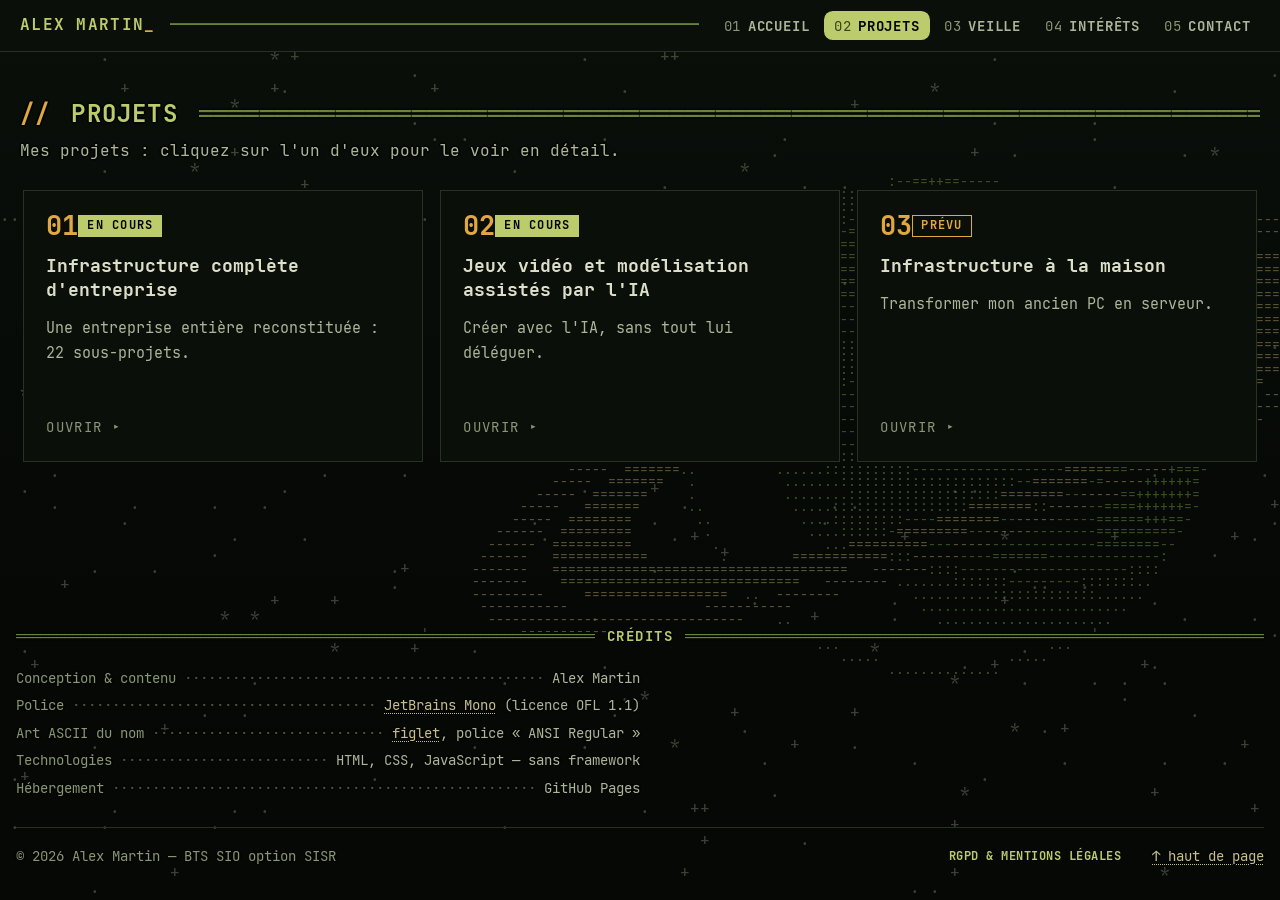
<file: projets.html>
<!doctype html>
<html lang="fr">
<head>
<meta charset="utf-8">
<meta name="viewport" content="width=device-width, initial-scale=1">
<title>Projets — Alex Martin</title>
<meta name="description" content="Projets : infrastructure d'entreprise (école), jeux vidéo et IA, infrastructure à la maison, et chaque brique en détail.">
<meta name="theme-color" content="#050805">
<link rel="icon" href="assets/favicon.svg" type="image/svg+xml">
<link rel="preload" href="assets/fonts/JetBrainsMonoNL-Regular.woff2" as="font" type="font/woff2" crossorigin>
<script>document.documentElement.classList.add("js")</script>
<link rel="stylesheet" href="assets/css/style.css">
</head>
<body id="top">
<a class="skip" href="#contenu">Aller au contenu</a>
<header class="bar">
  <div class="bar-in">
    <a class="brand" href="index.html" aria-label="Alex Martin — accueil">ALEX MARTIN<span class="us">_</span></a>
    <span class="fill" aria-hidden="true"></span>
    <nav class="nav" aria-label="Navigation principale">
        <a href="index.html"><span class="num">01</span>Accueil</a>
        <a href="projets.html" aria-current="page"><span class="num">02</span>Projets</a>
        <a href="veille.html"><span class="num">03</span>Veille</a>
        <a href="interets.html"><span class="num">04</span>Intérêts</a>
        <a href="contact.html"><span class="num">05</span>Contact</a>
    </nav>
  </div>
</header>

<div class="sheet">
  <main id="contenu">
    <h1 class="page-title"><span class="pfx" aria-hidden="true">//</span><span>Projets</span><span class="fill dbl" aria-hidden="true"></span></h1>
    <p class="kicker">Mes projets : cliquez sur l'un d'eux pour le voir en détail.</p>

    <div class="car-bar">
      <span class="car-count" aria-live="polite"><b data-car-i>01</b> / 03</span>
      <span class="car-btns">
        <button type="button" class="btn small alt" data-car="-1" aria-label="Projets précédents">◂</button>
        <button type="button" class="btn small alt" data-car="1" aria-label="Projets suivants">▸</button>
      </span>
    </div>
    <ul class="carousel" data-carousel tabindex="0" aria-label="Liste des projets">
          <li><button type="button" class="pcard" data-open="pj-1" aria-haspopup="dialog" style="--i:1">
            <span class="pc-top"><span class="pc-n">01</span><span class="st st-now">En cours</span></span>
            <span class="pc-t">Infrastructure complète d'entreprise</span>
            <span class="pc-d">Une entreprise entière reconstituée : 22 sous-projets.</span>
            <span class="pc-go">Ouvrir ▸</span>
          </button></li>
          <li><button type="button" class="pcard" data-open="pj-2" aria-haspopup="dialog" style="--i:2">
            <span class="pc-top"><span class="pc-n">02</span><span class="st st-now">En cours</span></span>
            <span class="pc-t">Jeux vidéo et modélisation assistés par l'IA</span>
            <span class="pc-d">Créer avec l'IA, sans tout lui déléguer.</span>
            <span class="pc-go">Ouvrir ▸</span>
          </button></li>
          <li><button type="button" class="pcard" data-open="pj-3" aria-haspopup="dialog" style="--i:3">
            <span class="pc-top"><span class="pc-n">03</span><span class="st st-next">Prévu</span></span>
            <span class="pc-t">Infrastructure à la maison</span>
            <span class="pc-d">Transformer mon ancien PC en serveur.</span>
            <span class="pc-go">Ouvrir ▸</span>
          </button></li>
    </ul>
    
  </main>

  <dialog class="panel" id="pj-1" aria-label="Infrastructure complète d'entreprise">
    <div class="pn-bar">
      <span class="t"><span class="n">01</span>Infrastructure complète d'entreprise</span>
      <span class="fill" aria-hidden="true"></span>
      <button type="button" class="btn small" data-close>Fermer ✕</button>
    </div>
    <div class="pn-body">
      <p class="pn-intro"><span class="st st-now">En cours</span> &nbsp;Un projet d'école qui reconstitue l'infrastructure complète d'une entreprise : virtualisation, routage, VLAN, VPN, Wi-Fi, annuaire, services. Réalisé en équipe, suivi avec la méthode Kanban.</p>
      <div class="bento">
        <article class="tile"><div class="tx"><h3><span class="k">01</span>Avancement</h3><p class="meter" role="img" aria-label="6 sous-projets terminés, 7 en cours, 9 à faire sur 22"><span class="b-done">██████</span><span class="b-now">▒▒▒▒▒▒▒</span><span class="b-todo">░░░░░░░░░</span></p><p class="legend"><span class="b-done">█</span> 6 terminés · <span class="b-now">▒</span> 7 en cours · <span class="b-todo">░</span> 9 à faire</p></div></article>
        <article class="tile"><div class="tx"><h3><span class="k">02</span>Méthode Kanban</h3><p>Chaque tâche avance sur un tableau en trois colonnes : à faire, en cours, terminé. Tout le monde voit en un coup d'œil où en est le projet et qui fait quoi. Chaque brique de l'infrastructure est un sous-projet à part entière.</p></div></article>
        <article class="tile s6"><div class="tx"><h3><span class="k">03</span>Les 22 sous-projets</h3><p>Cliquez sur un sous-projet pour en voir le détail.</p><div class="subd-list"><details class="subd"><summary><span class="sd-t">Proxmox</span><span class="st st-done">Terminé</span><span class="sd-c">Virtualisation</span></summary><div class="sd-b"><p>Proxmox VE est un hyperviseur open source : il fait tourner plusieurs machines virtuelles (et conteneurs) sur un même serveur physique, et se gère depuis une interface web. C'est la base de l'infrastructure : les autres briques tournent dessus.</p><div class="chips"><span class="chip">Proxmox VE</span><span class="chip">KVM</span><span class="chip">LXC</span></div><p class="sd-s">Terminé. Réalisé en équipe, dans le cadre du projet d'infrastructure.</p></div></details><details class="subd"><summary><span class="sd-t">Accès Internet pour Proxmox</span><span class="st st-done">Terminé</span><span class="sd-c">Réseau</span></summary><div class="sd-b"><p>Pour installer des mises à jour et des paquets, l'hyperviseur et ses machines virtuelles doivent pouvoir sortir sur Internet : il faut une passerelle, une résolution DNS et des règles qui l'autorisent.</p><div class="chips"><span class="chip">Passerelle</span><span class="chip">DNS</span><span class="chip">Routage</span></div><p class="sd-s">Terminé. Réalisé en équipe, dans le cadre du projet d'infrastructure.</p></div></details><details class="subd"><summary><span class="sd-t">Routeur pfSense</span><span class="st st-done">Terminé</span><span class="sd-c">Réseau · Sécurité</span></summary><div class="sd-b"><p>pfSense, basé sur FreeBSD, relie les réseaux entre eux et filtre le trafic avec des règles. Il peut aussi fournir DHCP, NAT et VPN.</p><div class="chips"><span class="chip">pfSense</span><span class="chip">Pare-feu</span><span class="chip">NAT</span></div><p class="sd-s">Terminé. Réalisé en équipe, dans le cadre du projet d'infrastructure.</p></div></details><details class="subd"><summary><span class="sd-t">Serveur VPN</span><span class="st st-done">Terminé</span><span class="sd-c">Réseau · Sécurité</span></summary><div class="sd-b"><p>Un VPN crée un tunnel chiffré entre un poste distant et le réseau de l'entreprise : on travaille comme si on y était, sans exposer les services sur Internet.</p><div class="chips"><span class="chip">VPN</span><span class="chip">Chiffrement</span></div><p class="sd-s">Terminé. Réalisé en équipe, dans le cadre du projet d'infrastructure.</p></div></details><details class="subd"><summary><span class="sd-t">Réinitialisation des équipements</span><span class="st st-done">Terminé</span><span class="sd-c">Matériel</span></summary><div class="sd-b"><p>Avant de reconfigurer des switchs ou des bornes, on les remet à leur configuration d'usine : plus d'anciens réglages, plus de mauvaises surprises.</p><div class="chips"><span class="chip">Switchs</span><span class="chip">Configuration</span></div><p class="sd-s">Terminé. Réalisé en équipe, dans le cadre du projet d'infrastructure.</p></div></details><details class="subd"><summary><span class="sd-t">Problème d'initramfs</span><span class="st st-done">Terminé</span><span class="sd-c">Linux</span></summary><div class="sd-b"><p>L'initramfs est le petit système chargé en mémoire au démarrage de Linux, avant le système principal. S'il est mal généré ou s'il ne trouve pas le disque, la machine reste bloquée : il faut comprendre pourquoi et le reconstruire.</p><div class="chips"><span class="chip">Linux</span><span class="chip">Démarrage</span><span class="chip">Diagnostic</span></div><p class="sd-s">Terminé. Réalisé en équipe, dans le cadre du projet d'infrastructure.</p></div></details><details class="subd"><summary><span class="sd-t">Windows Server et Active Directory</span><span class="st st-now">En cours</span><span class="sd-c">Système</span></summary><div class="sd-b"><p>Windows Server fournit les rôles serveur d'une entreprise. Active Directory est l'annuaire central : comptes utilisateurs, groupes, ordinateurs, stratégies de groupe (GPO) et authentification.</p><div class="chips"><span class="chip">Windows Server</span><span class="chip">Active Directory</span><span class="chip">GPO</span></div><p class="sd-s">En cours. Suivi sur le tableau Kanban du projet d'infrastructure.</p></div></details><details class="subd"><summary><span class="sd-t">Vaultwarden</span><span class="st st-now">En cours</span><span class="sd-c">Sécurité</span></summary><div class="sd-b"><p>Vaultwarden est un serveur compatible avec les clients Bitwarden : chaque utilisateur a un coffre chiffré pour ses mots de passe, sans dépendre d'un service externe.</p><div class="chips"><span class="chip">Vaultwarden</span><span class="chip">Bitwarden</span><span class="chip">Auto-hébergement</span></div><p class="sd-s">En cours. Suivi sur le tableau Kanban du projet d'infrastructure.</p></div></details><details class="subd"><summary><span class="sd-t">Bornes Wi-Fi et portail captif</span><span class="st st-now">En cours</span><span class="sd-c">Réseau</span></summary><div class="sd-b"><p>Des bornes Wi-Fi couvrent les locaux ; un portail captif demande à l'utilisateur de s'authentifier avant de lui donner accès au réseau.</p><div class="chips"><span class="chip">Wi-Fi</span><span class="chip">Portail captif</span></div><p class="sd-s">En cours. Suivi sur le tableau Kanban du projet d'infrastructure.</p></div></details><details class="subd"><summary><span class="sd-t">Bloqueur de publicités et cache DNS</span><span class="st st-now">En cours</span><span class="sd-c">Réseau · Services</span></summary><div class="sd-b"><p>Un résolveur DNS local bloque les domaines de publicité et de traçage pour tout le réseau, et garde les réponses en cache pour accélérer la navigation.</p><div class="chips"><span class="chip">DNS</span><span class="chip">Filtrage</span><span class="chip">Cache</span></div><p class="sd-s">En cours. Suivi sur le tableau Kanban du projet d'infrastructure.</p></div></details><details class="subd"><summary><span class="sd-t">Inventaire du matériel</span><span class="st st-now">En cours</span><span class="sd-c">Gestion</span></summary><div class="sd-b"><p>Recenser les équipements (type, modèle, emplacement, état) pour connaître le parc et le maintenir à jour : c'est la base d'une gestion de parc.</p><div class="chips"><span class="chip">Parc informatique</span><span class="chip">Documentation</span></div><p class="sd-s">En cours. Suivi sur le tableau Kanban du projet d'infrastructure.</p></div></details><details class="subd"><summary><span class="sd-t">VLAN sur le cœur du réseau</span><span class="st st-now">En cours</span><span class="sd-c">Réseau</span></summary><div class="sd-b"><p>Les VLAN divisent un même réseau physique en plusieurs réseaux logiques (serveurs, utilisateurs, invités…). Le trafic est mieux organisé et une attaque se propage moins facilement.</p><div class="chips"><span class="chip">VLAN</span><span class="chip">Switchs</span><span class="chip">Segmentation</span></div><p class="sd-s">En cours. Suivi sur le tableau Kanban du projet d'infrastructure.</p></div></details><details class="subd"><summary><span class="sd-t">Migration des VM dans les bons VLAN</span><span class="st st-now">En cours</span><span class="sd-c">Réseau · Virtualisation</span></summary><div class="sd-b"><p>Chaque machine virtuelle est rattachée au VLAN qui correspond à son rôle, pour que la segmentation prévue s'applique vraiment.</p><div class="chips"><span class="chip">VLAN</span><span class="chip">Proxmox</span><span class="chip">Machines virtuelles</span></div><p class="sd-s">En cours. Suivi sur le tableau Kanban du projet d'infrastructure.</p></div></details><details class="subd"><summary><span class="sd-t">Brassage</span><span class="st st-next">Prévu</span><span class="sd-c">Matériel</span></summary><div class="sd-b"><p>Relier proprement les prises, les équipements et les switchs dans la baie de brassage, avec un câblage ordonné et étiqueté pour intervenir vite en cas de panne.</p><div class="chips"><span class="chip">Baie de brassage</span><span class="chip">Câblage</span></div><p class="sd-s">Prévu. Dans la liste « à faire » du tableau Kanban, pas encore commencé.</p></div></details><details class="subd"><summary><span class="sd-t">Supervision avec Zabbix</span><span class="st st-next">Prévu</span><span class="sd-c">Supervision</span></summary><div class="sd-b"><p>Zabbix surveille serveurs, équipements et services (disponibilité, charge, espace disque…) et déclenche des alertes quand quelque chose ne va pas.</p><div class="chips"><span class="chip">Zabbix</span><span class="chip">Supervision</span><span class="chip">Alertes</span></div><p class="sd-s">Prévu. Dans la liste « à faire » du tableau Kanban, pas encore commencé.</p></div></details><details class="subd"><summary><span class="sd-t">Inventaire et ticketing avec GLPI</span><span class="st st-next">Prévu</span><span class="sd-c">Gestion</span></summary><div class="sd-b"><p>GLPI est un logiciel libre de gestion de parc et d'assistance : inventaire du matériel et suivi des tickets (incidents, demandes).</p><div class="chips"><span class="chip">GLPI</span><span class="chip">Ticketing</span><span class="chip">ITSM</span></div><p class="sd-s">Prévu. Dans la liste « à faire » du tableau Kanban, pas encore commencé.</p></div></details><details class="subd"><summary><span class="sd-t">Serveur FTP avec TrueNAS</span><span class="st st-next">Prévu</span><span class="sd-c">Stockage</span></summary><div class="sd-b"><p>TrueNAS est un système de stockage en réseau : il partage des fichiers (SMB, NFS, FTP) avec gestion des droits et protection des données.</p><div class="chips"><span class="chip">TrueNAS</span><span class="chip">FTP</span><span class="chip">Stockage</span></div><p class="sd-s">Prévu. Dans la liste « à faire » du tableau Kanban, pas encore commencé.</p></div></details><details class="subd"><summary><span class="sd-t">Serveur HAProxy</span><span class="st st-next">Prévu</span><span class="sd-c">Réseau · Services</span></summary><div class="sd-b"><p>HAProxy répartit les requêtes entre plusieurs serveurs (load balancing) et sert de reverse proxy : meilleure disponibilité et un point d'entrée unique pour les services web.</p><div class="chips"><span class="chip">HAProxy</span><span class="chip">Load balancing</span><span class="chip">Reverse proxy</span></div><p class="sd-s">Prévu. Dans la liste « à faire » du tableau Kanban, pas encore commencé.</p></div></details><details class="subd"><summary><span class="sd-t">Serveur mail (Postfix, iRedMail)</span><span class="st st-next">Prévu</span><span class="sd-c">Services</span></summary><div class="sd-b"><p>Postfix est un serveur de messagerie (SMTP). iRedMail l'assemble avec les autres briques nécessaires (IMAP, antispam, webmail) pour une messagerie complète.</p><div class="chips"><span class="chip">Postfix</span><span class="chip">iRedMail</span><span class="chip">SMTP · IMAP</span></div><p class="sd-s">Prévu. Dans la liste « à faire » du tableau Kanban, pas encore commencé.</p></div></details><details class="subd"><summary><span class="sd-t">Serveur web Apache</span><span class="st st-next">Prévu</span><span class="sd-c">Services</span></summary><div class="sd-b"><p>Apache HTTP Server héberge des sites web : hôtes virtuels, HTTPS, gestion des droits.</p><div class="chips"><span class="chip">Apache</span><span class="chip">HTTPS</span><span class="chip">Web</span></div><p class="sd-s">Prévu. Dans la liste « à faire » du tableau Kanban, pas encore commencé.</p></div></details><details class="subd"><summary><span class="sd-t">LACP entre le serveur et le switch</span><span class="st st-next">Prévu</span><span class="sd-c">Réseau</span></summary><div class="sd-b"><p>LACP (802.3ad) regroupe plusieurs câbles réseau en un seul lien logique : plus de débit, et le service continue si un câble tombe.</p><div class="chips"><span class="chip">LACP</span><span class="chip">802.3ad</span><span class="chip">Redondance</span></div><p class="sd-s">Prévu. Dans la liste « à faire » du tableau Kanban, pas encore commencé.</p></div></details><details class="subd"><summary><span class="sd-t">DHCP (ISC) et DNS (bind9) sous Linux</span><span class="st st-next">Prévu</span><span class="sd-c">Réseau · Services</span></summary><div class="sd-b"><p>Le serveur DHCP attribue automatiquement les adresses IP. bind9 est un serveur DNS : il traduit les noms en adresses IP.</p><div class="chips"><span class="chip">ISC DHCP</span><span class="chip">bind9</span><span class="chip">Linux</span></div><p class="sd-s">Prévu. Dans la liste « à faire » du tableau Kanban, pas encore commencé.</p></div></details></div></div></article>
        <article class="tile s6"><div class="tx"><h3><span class="k">04</span>Technologies</h3><div class="chips"><span class="chip">Proxmox</span><span class="chip">pfSense</span><span class="chip">VLAN</span><span class="chip">VPN</span><span class="chip">Tailscale</span><span class="chip">Active Directory</span><span class="chip">Wi-Fi</span><span class="chip">Windows Server</span><span class="chip">Linux</span><span class="chip">Kanban</span></div></div></article>
      </div>
    </div>
    <div class="pn-foot">
      <button type="button" class="btn small alt" data-step="-1">◂ Précédent</button>
      <span style="color:var(--dim)">01 / 03</span>
      <button type="button" class="btn small alt" data-step="1">Suivant ▸</button>
    </div>
  </dialog>

  <dialog class="panel" id="pj-2" aria-label="Jeux vidéo et modélisation assistés par l'IA">
    <div class="pn-bar">
      <span class="t"><span class="n">02</span>Jeux vidéo et modélisation assistés par l'IA</span>
      <span class="fill" aria-hidden="true"></span>
      <button type="button" class="btn small" data-close>Fermer ✕</button>
    </div>
    <div class="pn-body">
      <p class="pn-intro"><span class="st st-now">En cours</span> &nbsp;Je crée des jeux vidéo et de la modélisation en m'aidant de l'IA, avec l'objectif d'en tirer des revenus.</p>
      <div class="bento">
        <article class="tile"><div class="tx"><h3><span class="k">01</span>L'idée</h3><p>Réaliser mes idées de jeux et de modèles 3D sans devenir développeur : l'IA est un outil, pas un remplaçant. Je garde la main sur la conception.</p></div></article>
        <article class="tile"><div class="tx"><h3><span class="k">02</span>Comprendre l'IA</h3><p>Je m'intéresse à son fonctionnement : comment lui parler (le prompting), comment l'optimiser et comment l'utiliser pour être plus productif.</p></div></article>
        <article class="tile s6"><figure class="nat"><a href="assets/img/projets/bk-garage.webp" target="_blank" rel="noopener" title="Ouvrir l'image en grand"><img src="assets/img/projets/bk-garage.webp" alt="Menu du garage du jeu : les quatre véhicules avec leurs peintures et leurs livrées" width="1600" height="970" loading="lazy"></a></figure><div class="tx"><h3><span class="k">03</span><span class="redact">██████████</span>, mon jeu Roblox</h3><p><span class="redact">██████████</span> est le jeu Roblox que je développe avec l'aide de l'IA. Ces images montrent ce qu'elle permet de réaliser : un garage complet avec quatre véhicules (Toyama Land Badger, Fjord Hauler 150, Rangeley Warden 3-Door, Lancera Volpe HF), chacun avec ses peintures et ses livrées, et un lobby pour jouer à plusieurs.</p></div></article>
        <article class="tile"><figure class="nat"><a href="assets/img/projets/bk-avant-apres.webp" target="_blank" rel="noopener" title="Ouvrir l'image en grand"><img src="assets/img/projets/bk-avant-apres.webp" alt="Comparaison avant et après du Toyama Land Badger, sous quatre angles" width="1280" height="1648" loading="lazy"></a></figure><div class="tx"><h3><span class="k">04</span>Des véhicules qui s'affinent</h3><p>Le Toyama Land Badger avant et après une nouvelle version : on itère sur le modèle jusqu'au rendu voulu. L'IA accélère ces allers-retours.</p></div></article>
        <article class="tile"><figure class="nat"><a href="assets/img/projets/bk-cabines.webp" target="_blank" rel="noopener" title="Ouvrir l'image en grand"><img src="assets/img/projets/bk-cabines.webp" alt="Intérieurs des quatre véhicules, vues conducteur et passager" width="1400" height="1658" loading="lazy"></a></figure><div class="tx"><h3><span class="k">05</span>Des cabines détaillées</h3><p>Les intérieurs des quatre véhicules, côté conducteur et côté passager : volant, compteurs, tableau de bord. Chaque détail compte pour l'immersion.</p></div></article>
        <article class="tile s6"><figure class="nat"><a href="assets/img/projets/bk-decor.webp" target="_blank" rel="noopener" title="Ouvrir l'image en grand"><img src="assets/img/projets/bk-decor.webp" alt="Décor du jeu : un canoë amarré à un ponton, devant une forêt d'automne" width="1600" height="907" loading="lazy"></a></figure><div class="tx"><h3><span class="k">06</span>Des décors</h3><p>Les environnements du jeu : forêt d'automne, relief, eau et ponton. Un monde à explorer au volant.</p></div></article>
        <article class="tile s6"><div class="tx"><h3><span class="k">07</span>Technologies</h3><div class="chips"><span class="chip">IA</span><span class="chip">Prompting</span><span class="chip">Roblox</span><span class="chip">Blender</span><span class="chip">Jeux vidéo</span><span class="chip">Modélisation 3D</span><span class="chip">Productivité</span></div></div></article>
      </div>
    </div>
    <div class="pn-foot">
      <button type="button" class="btn small alt" data-step="-1">◂ Précédent</button>
      <span style="color:var(--dim)">02 / 03</span>
      <button type="button" class="btn small alt" data-step="1">Suivant ▸</button>
    </div>
  </dialog>

  <dialog class="panel" id="pj-3" aria-label="Infrastructure à la maison">
    <div class="pn-bar">
      <span class="t"><span class="n">03</span>Infrastructure à la maison</span>
      <span class="fill" aria-hidden="true"></span>
      <button type="button" class="btn small" data-close>Fermer ✕</button>
    </div>
    <div class="pn-body">
      <p class="pn-intro"><span class="st st-next">Prévu</span> &nbsp;Construire chez moi une petite infrastructure, en transformant mon ancien PC en serveur.</p>
      <div class="bento">
        <article class="tile s2"><div class="tx"><h3><span class="k">01</span>Un NAS</h3><p>Du stockage en réseau pour centraliser mes fichiers.</p></div></article>
        <article class="tile s2"><div class="tx"><h3><span class="k">02</span>VPN et domotique</h3><p>Une connexion VPN vers le serveur pour accéder à Home Assistant à distance et faire de la domotique.</p></div></article>
        <article class="tile s2"><div class="tx"><h3><span class="k">03</span>Serveurs de jeu</h3><p>Héberger des serveurs de jeu sur le même serveur.</p></div></article>
        <article class="tile s6"><div class="tx"><h3><span class="k">04</span>Technologies</h3><div class="chips"><span class="chip">NAS</span><span class="chip">VPN</span><span class="chip">Home Assistant</span><span class="chip">Domotique</span><span class="chip">Serveur de jeu</span></div></div></article>
      </div>
    </div>
    <div class="pn-foot">
      <button type="button" class="btn small alt" data-step="-1">◂ Précédent</button>
      <span style="color:var(--dim)">03 / 03</span>
      <button type="button" class="btn small alt" data-step="1">Suivant ▸</button>
    </div>
  </dialog>

  <footer class="foot">
    <div class="row"><span class="fill dbl" aria-hidden="true"></span><span class="lbl">CRÉDITS</span><span class="fill dbl" aria-hidden="true"></span></div>
    <dl class="kv">
      <div><dt>Conception &amp; contenu</dt><dd>Alex Martin</dd></div>
      <div><dt>Police</dt><dd><a href="https://www.jetbrains.com/lp/mono/" rel="noopener">JetBrains Mono</a> (licence OFL 1.1)</dd></div>
      <div><dt>Art ASCII du nom</dt><dd><a href="https://github.com/cmatsuoka/figlet" rel="noopener">figlet</a>, police « ANSI Regular »</dd></div>
      <div><dt>Technologies</dt><dd>HTML, CSS, JavaScript — sans framework</dd></div>
      <div><dt>Hébergement</dt><dd>GitHub Pages</dd></div>
    </dl>
    <div class="bottom">
      <span>© 2026 Alex Martin — BTS SIO option SISR</span>
      <span class="links">
        <a class="btn small alt" href="rgpd.html">RGPD &amp; mentions légales</a>
        <a href="#top">↑ haut de page</a>
      </span>
    </div>
  </footer>
</div>
<script src="assets/js/site.js" defer></script>
</body>
</html>
</file>
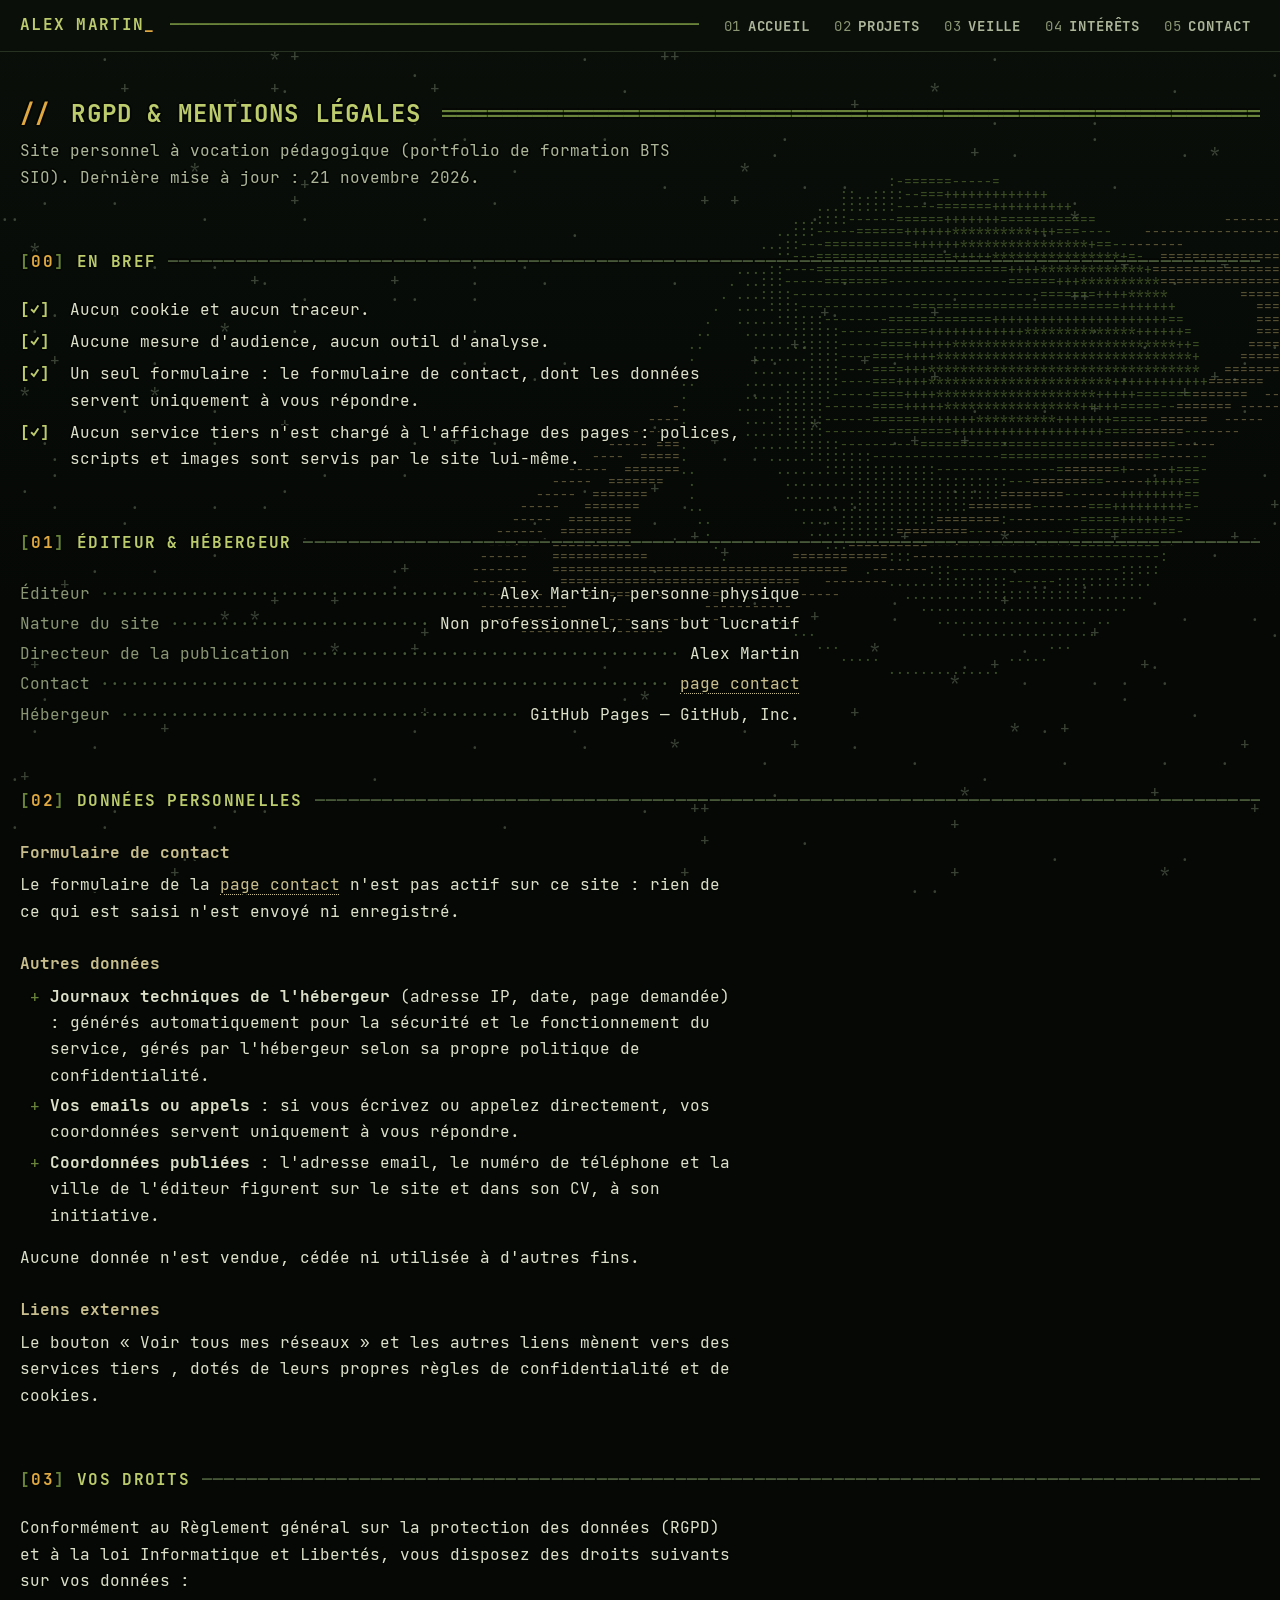
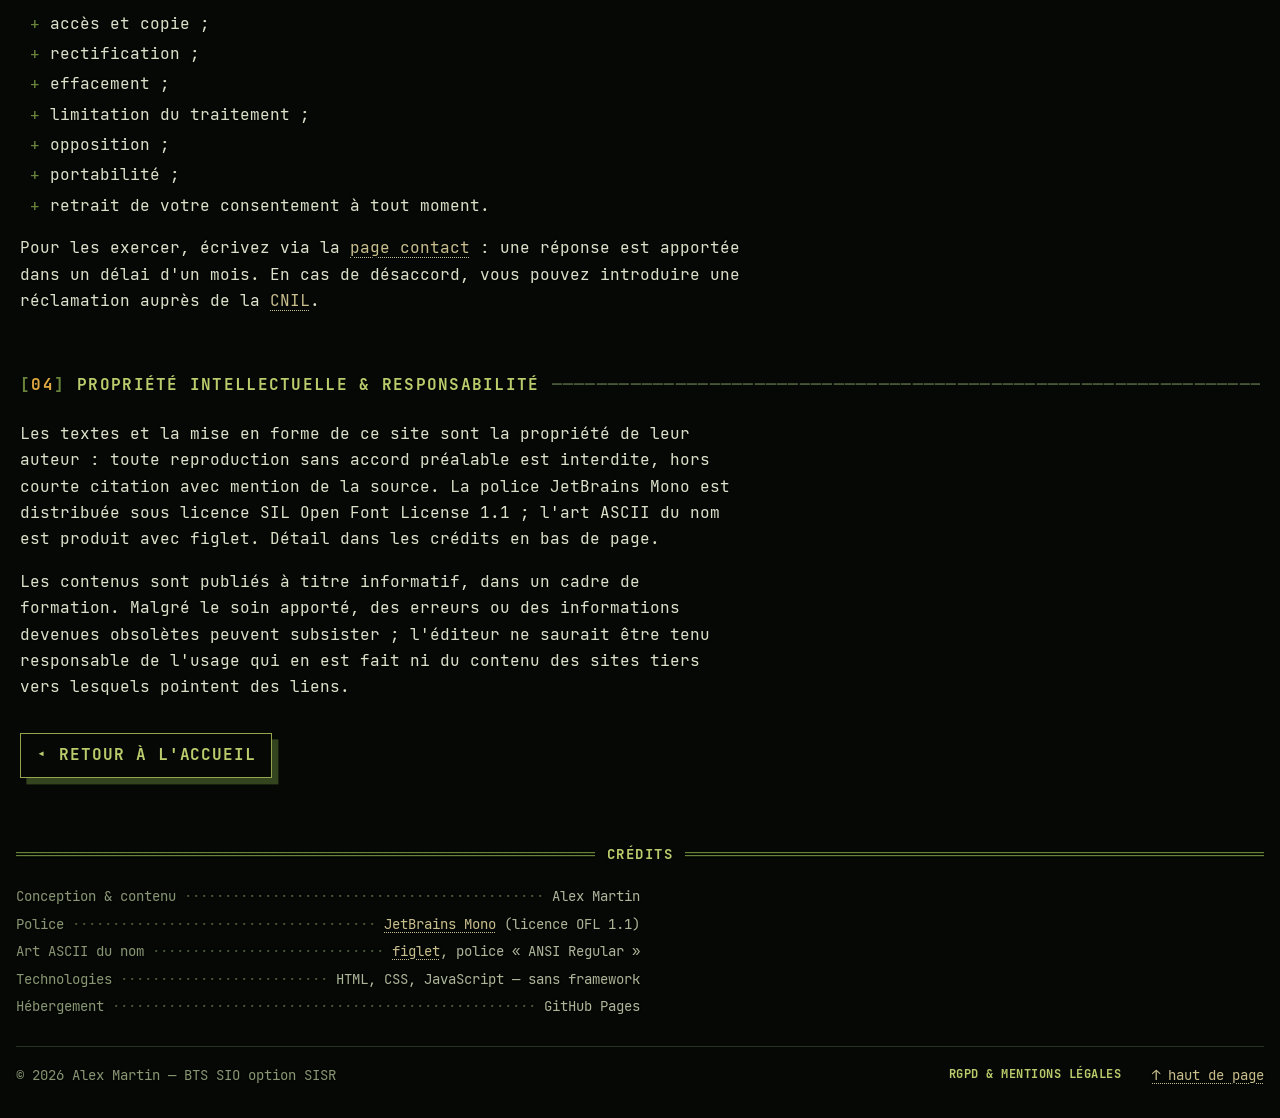
<file: rgpd.html>
<!doctype html>
<html lang="fr">
<head>
<meta charset="utf-8">
<meta name="viewport" content="width=device-width, initial-scale=1">
<title>RGPD & mentions légales — Alex Martin</title>
<meta name="description" content="Mentions légales, politique de confidentialité et droits RGPD du site.">
<meta name="theme-color" content="#050805">
<link rel="icon" href="assets/favicon.svg" type="image/svg+xml">
<link rel="preload" href="assets/fonts/JetBrainsMonoNL-Regular.woff2" as="font" type="font/woff2" crossorigin>
<script>document.documentElement.classList.add("js")</script>
<link rel="stylesheet" href="assets/css/style.css">
</head>
<body id="top">
<a class="skip" href="#contenu">Aller au contenu</a>
<header class="bar">
  <div class="bar-in">
    <a class="brand" href="index.html" aria-label="Alex Martin — accueil">ALEX MARTIN<span class="us">_</span></a>
    <span class="fill" aria-hidden="true"></span>
    <nav class="nav" aria-label="Navigation principale">
        <a href="index.html"><span class="num">01</span>Accueil</a>
        <a href="projets.html"><span class="num">02</span>Projets</a>
        <a href="veille.html"><span class="num">03</span>Veille</a>
        <a href="interets.html"><span class="num">04</span>Intérêts</a>
        <a href="contact.html"><span class="num">05</span>Contact</a>
    </nav>
  </div>
</header>

<div class="sheet">
  <main id="contenu">
    <h1 class="page-title"><span class="pfx" aria-hidden="true">//</span><span>RGPD &amp; mentions légales</span><span class="fill dbl" aria-hidden="true"></span></h1>
    <p class="kicker">Site personnel à vocation pédagogique (portfolio de formation BTS SIO). Dernière mise à jour : 21 novembre 2026.</p>

    <section class="block" aria-labelledby="bref">
      <h2 class="sec" id="bref"><span class="n">00</span><span>En bref</span><span class="fill" aria-hidden="true"></span></h2>
      <ul class="checks">
        <li>Aucun cookie et aucun traceur.</li>
        <li>Aucune mesure d'audience, aucun outil d'analyse.</li>
        <li>Un seul formulaire : le formulaire de contact, dont les données servent uniquement à vous répondre.</li>
        <li>Aucun service tiers n'est chargé à l'affichage des pages : polices, scripts et images sont servis par le site lui-même.</li>
      </ul>
    </section>

    <section class="block legal" aria-labelledby="editeur">
      <h2 class="sec" id="editeur"><span class="n">01</span><span>Éditeur &amp; hébergeur</span><span class="fill" aria-hidden="true"></span></h2>
      <dl class="kv" style="max-width:78ch">
        <div><dt>Éditeur</dt><dd>Alex Martin, personne physique</dd></div>
        <div><dt>Nature du site</dt><dd>Non professionnel, sans but lucratif</dd></div>
        <div><dt>Directeur de la publication</dt><dd>Alex Martin</dd></div>
        <div><dt>Contact</dt><dd><a href="contact.html">page contact</a></dd></div>
        <div><dt>Hébergeur</dt><dd>GitHub Pages — GitHub, Inc.</dd></div>
      </dl>
    </section>

    <section class="block legal prose" aria-labelledby="donnees">
      <h2 class="sec" id="donnees"><span class="n">02</span><span>Données personnelles</span><span class="fill" aria-hidden="true"></span></h2>
      <h3>Formulaire de contact</h3>
      <p>Le formulaire de la <a href="contact.html">page contact</a> n'est pas actif sur ce site : rien de ce qui est saisi n'est envoyé ni enregistré.</p>
      <h3>Autres données</h3>
      <ul>
        <li><strong>Journaux techniques de l'hébergeur</strong> (adresse IP, date, page demandée) : générés automatiquement pour la sécurité et le fonctionnement du service, gérés par l'hébergeur selon sa propre politique de confidentialité.</li>
        <li><strong>Vos emails ou appels</strong> : si vous écrivez ou appelez directement, vos coordonnées servent uniquement à vous répondre.</li>
        <li><strong>Coordonnées publiées</strong> : l'adresse email, le numéro de téléphone et la ville de l'éditeur figurent sur le site et dans son CV, à son initiative.</li>
      </ul>
      <p>Aucune donnée n'est vendue, cédée ni utilisée à d'autres fins.</p>
      <h3>Liens externes</h3>
      <p>Le bouton « Voir tous mes réseaux » et les autres liens mènent vers des services tiers , dotés de leurs propres règles de confidentialité et de cookies.</p>
    </section>

    <section class="block legal prose" aria-labelledby="droits">
      <h2 class="sec" id="droits"><span class="n">03</span><span>Vos droits</span><span class="fill" aria-hidden="true"></span></h2>
      <p>Conformément au Règlement général sur la protection des données (RGPD) et à la loi Informatique et Libertés, vous disposez des droits suivants sur vos données :</p>
      <ul>
        <li>accès et copie ;</li>
        <li>rectification ;</li>
        <li>effacement ;</li>
        <li>limitation du traitement ;</li>
        <li>opposition ;</li>
        <li>portabilité ;</li>
        <li>retrait de votre consentement à tout moment.</li>
      </ul>
      <p>Pour les exercer, écrivez via la <a href="contact.html">page contact</a> : une réponse est apportée dans un délai d'un mois. En cas de désaccord, vous pouvez introduire une réclamation auprès de la <a href="https://www.cnil.fr/fr/plaintes" target="_blank" rel="noopener">CNIL</a>.</p>
    </section>

    <section class="block legal prose" aria-labelledby="pi">
      <h2 class="sec" id="pi"><span class="n">04</span><span>Propriété intellectuelle &amp; responsabilité</span><span class="fill" aria-hidden="true"></span></h2>
      <p>Les textes et la mise en forme de ce site sont la propriété de leur auteur : toute reproduction sans accord préalable est interdite, hors courte citation avec mention de la source. La police JetBrains Mono est distribuée sous licence SIL Open Font License 1.1 ; l'art ASCII du nom est produit avec figlet. Détail dans les crédits en bas de page.</p>
      <p>Les contenus sont publiés à titre informatif, dans un cadre de formation. Malgré le soin apporté, des erreurs ou des informations devenues obsolètes peuvent subsister ; l'éditeur ne saurait être tenu responsable de l'usage qui en est fait ni du contenu des sites tiers vers lesquels pointent des liens.</p>
    </section>

    <div class="actions"><a class="btn alt" href="index.html"><span aria-hidden="true">◂</span> Retour à l'accueil</a></div>
  </main>

  <footer class="foot">
    <div class="row"><span class="fill dbl" aria-hidden="true"></span><span class="lbl">CRÉDITS</span><span class="fill dbl" aria-hidden="true"></span></div>
    <dl class="kv">
      <div><dt>Conception &amp; contenu</dt><dd>Alex Martin</dd></div>
      <div><dt>Police</dt><dd><a href="https://www.jetbrains.com/lp/mono/" rel="noopener">JetBrains Mono</a> (licence OFL 1.1)</dd></div>
      <div><dt>Art ASCII du nom</dt><dd><a href="https://github.com/cmatsuoka/figlet" rel="noopener">figlet</a>, police « ANSI Regular »</dd></div>
      <div><dt>Technologies</dt><dd>HTML, CSS, JavaScript — sans framework</dd></div>
      <div><dt>Hébergement</dt><dd>GitHub Pages</dd></div>
    </dl>
    <div class="bottom">
      <span>© 2026 Alex Martin — BTS SIO option SISR</span>
      <span class="links">
        <a class="btn small alt" href="rgpd.html" aria-current="page">RGPD &amp; mentions légales</a>
        <a href="#top">↑ haut de page</a>
      </span>
    </div>
  </footer>
</div>
<script src="assets/js/site.js" defer></script>
</body>
</html>
</file>
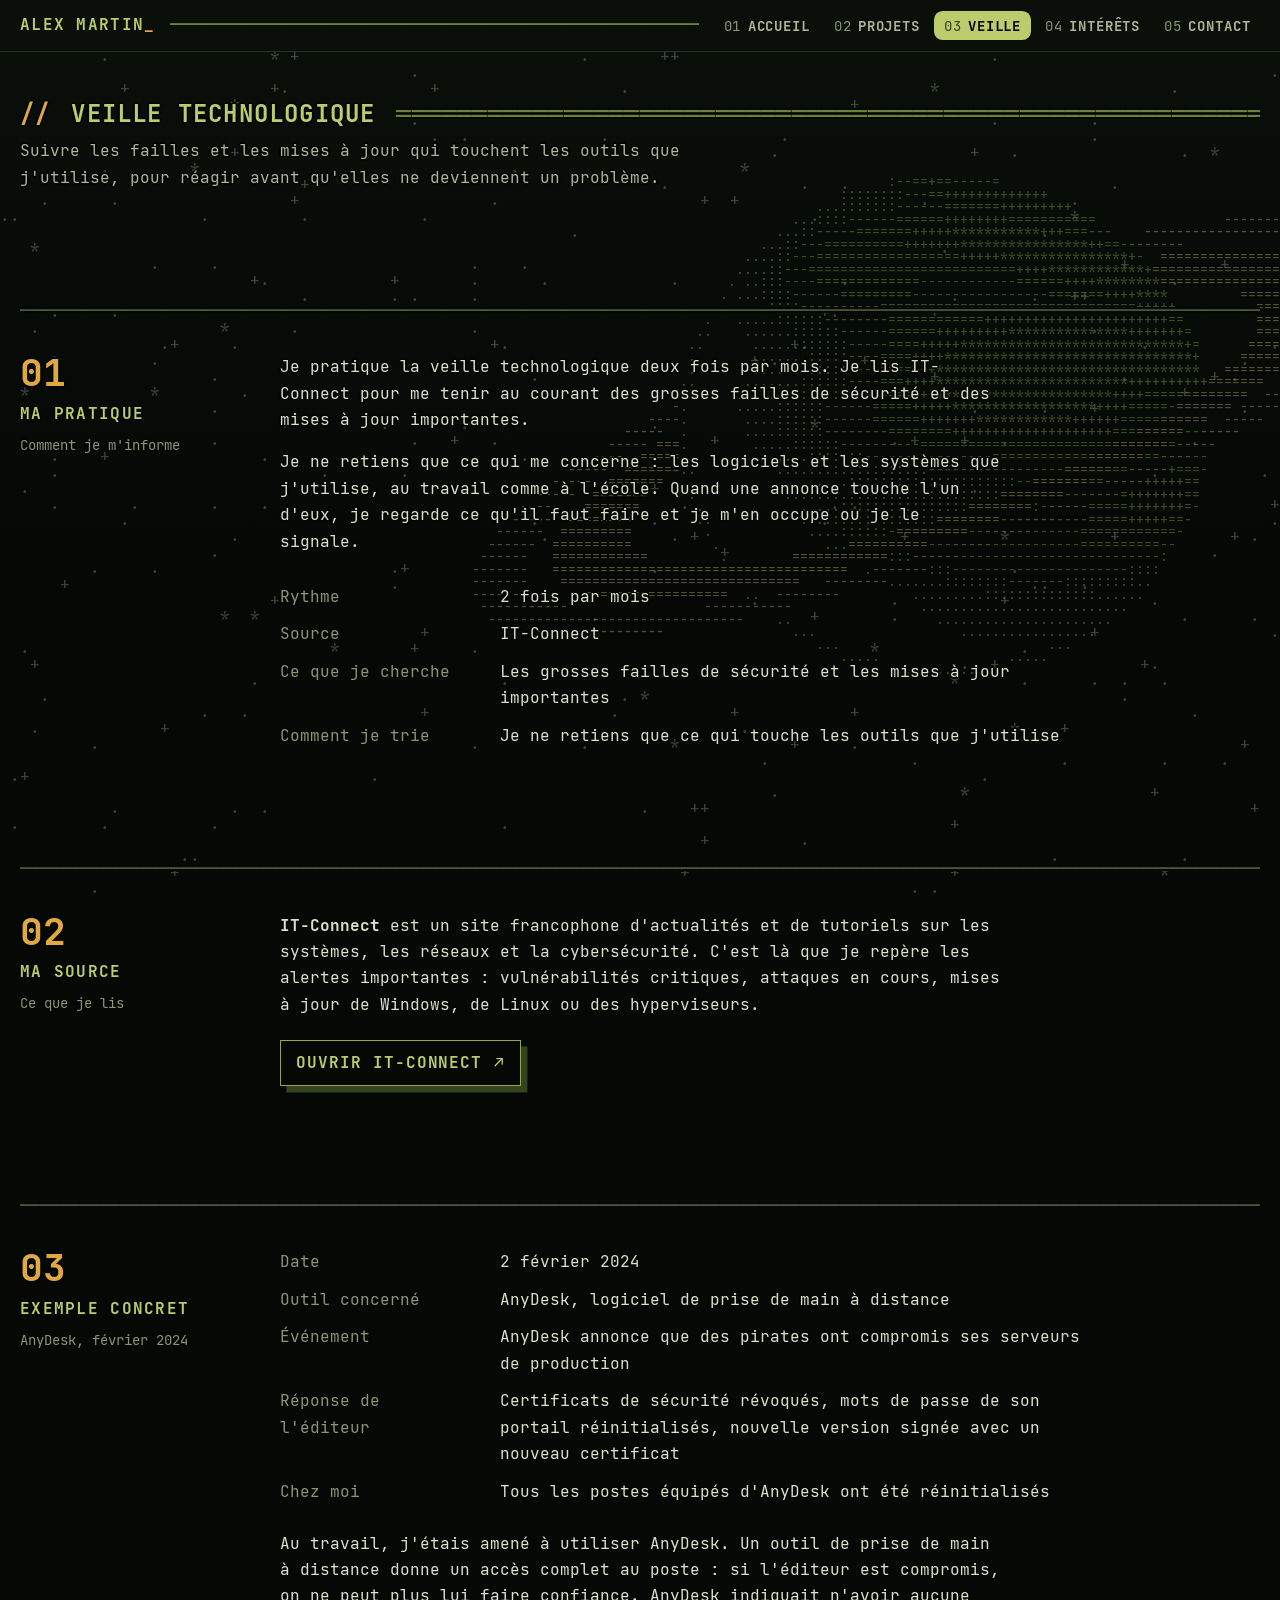
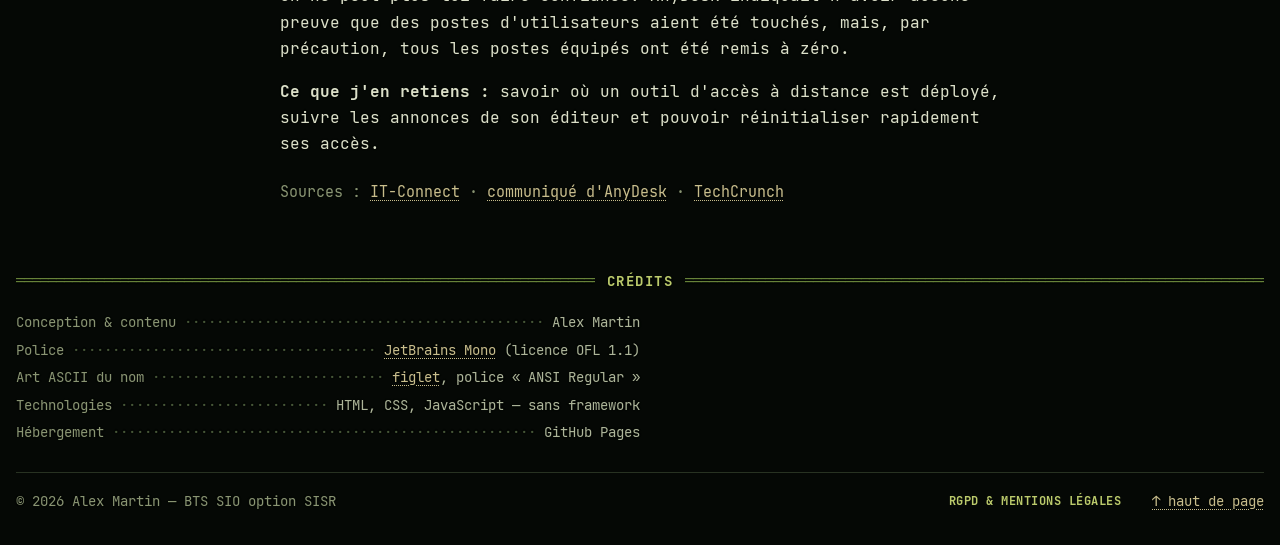
<file: veille.html>
<!doctype html>
<html lang="fr">
<head>
<meta charset="utf-8">
<meta name="viewport" content="width=device-width, initial-scale=1">
<title>Veille technologique — Alex Martin</title>
<meta name="description" content="Veille technologique : pratique bimensuelle, source IT-Connect et exemple concret (AnyDesk, 2024).">
<meta name="theme-color" content="#050805">
<link rel="icon" href="assets/favicon.svg" type="image/svg+xml">
<link rel="preload" href="assets/fonts/JetBrainsMonoNL-Regular.woff2" as="font" type="font/woff2" crossorigin>
<script>document.documentElement.classList.add("js")</script>
<link rel="stylesheet" href="assets/css/style.css">
</head>
<body id="top">
<a class="skip" href="#contenu">Aller au contenu</a>
<header class="bar">
  <div class="bar-in">
    <a class="brand" href="index.html" aria-label="Alex Martin — accueil">ALEX MARTIN<span class="us">_</span></a>
    <span class="fill" aria-hidden="true"></span>
    <nav class="nav" aria-label="Navigation principale">
        <a href="index.html"><span class="num">01</span>Accueil</a>
        <a href="projets.html"><span class="num">02</span>Projets</a>
        <a href="veille.html" aria-current="page"><span class="num">03</span>Veille</a>
        <a href="interets.html"><span class="num">04</span>Intérêts</a>
        <a href="contact.html"><span class="num">05</span>Contact</a>
    </nav>
  </div>
</header>

<div class="sheet">
  <main id="contenu">
    <h1 class="page-title"><span class="pfx" aria-hidden="true">//</span><span>Veille technologique</span><span class="fill dbl" aria-hidden="true"></span></h1>
    <p class="kicker">Suivre les failles et les mises à jour qui touchent les outils que j'utilise, pour réagir avant qu'elles ne deviennent un problème.</p>

    <section class="split" aria-labelledby="pratique">
      <div class="side"><h2 id="pratique"><span class="n">01</span><span class="t">Ma pratique</span></h2><p>Comment je m'informe</p></div>
      <div class="body">
        <div class="prose">
          <p>Je pratique la veille technologique deux fois par mois. Je lis IT-Connect pour me tenir au courant des grosses failles de sécurité et des mises à jour importantes.</p>
          <p>Je ne retiens que ce qui me concerne : les logiciels et les systèmes que j'utilise, au travail comme à l'école. Quand une annonce touche l'un d'eux, je regarde ce qu'il faut faire et je m'en occupe ou je le signale.</p>
        </div>
        <dl class="facts">
          <dt>Rythme</dt><dd>2 fois par mois</dd>
          <dt>Source</dt><dd>IT-Connect</dd>
          <dt>Ce que je cherche</dt><dd>Les grosses failles de sécurité et les mises à jour importantes</dd>
          <dt>Comment je trie</dt><dd>Je ne retiens que ce qui touche les outils que j'utilise</dd>
        </dl>
      </div>
    </section>

    <section class="split" aria-labelledby="source">
      <div class="side"><h2 id="source"><span class="n">02</span><span class="t">Ma source</span></h2><p>Ce que je lis</p></div>
      <div class="body">
        <div class="prose">
          <p><strong>IT-Connect</strong> est un site francophone d'actualités et de tutoriels sur les systèmes, les réseaux et la cybersécurité. C'est là que je repère les alertes importantes : vulnérabilités critiques, attaques en cours, mises à jour de Windows, de Linux ou des hyperviseurs.</p>
        </div>
        <div class="actions" style="margin-top:1.4rem">
          <a class="btn alt" href="https://www.it-connect.fr/" target="_blank" rel="noopener">Ouvrir IT-Connect <span aria-hidden="true">↗</span></a>
        </div>
      </div>
    </section>

    <section class="split" aria-labelledby="exemple">
      <div class="side"><h2 id="exemple"><span class="n">03</span><span class="t">Exemple concret</span></h2><p>AnyDesk, février 2024</p></div>
      <div class="body">
        <dl class="facts">
          <dt>Date</dt><dd>2 février 2024</dd>
          <dt>Outil concerné</dt><dd>AnyDesk, logiciel de prise de main à distance</dd>
          <dt>Événement</dt><dd>AnyDesk annonce que des pirates ont compromis ses serveurs de production</dd>
          <dt>Réponse de l'éditeur</dt><dd>Certificats de sécurité révoqués, mots de passe de son portail réinitialisés, nouvelle version signée avec un nouveau certificat</dd>
          <dt>Chez moi</dt><dd>Tous les postes équipés d'AnyDesk ont été réinitialisés</dd>
        </dl>
        <div class="prose" style="margin-top:1.6rem">
          <p>Au travail, j'étais amené à utiliser AnyDesk. Un outil de prise de main à distance donne un accès complet au poste : si l'éditeur est compromis, on ne peut plus lui faire confiance. AnyDesk indiquait n'avoir aucune preuve que des postes d'utilisateurs aient été touchés, mais, par précaution, tous les postes équipés ont été remis à zéro.</p>
          <p><strong>Ce que j'en retiens :</strong> savoir où un outil d'accès à distance est déployé, suivre les annonces de son éditeur et pouvoir réinitialiser rapidement ses accès.</p>
        </div>
        <p class="srcs">Sources :
          <a href="https://www.it-connect.fr/cyberattaque-anydesk-des-pirates-ont-compromis-les-serveurs-de-production/" target="_blank" rel="noopener">IT-Connect</a> ·
          <a href="https://anydesk.com/en/public-statement-2-2-2024" target="_blank" rel="noopener">communiqué d'AnyDesk</a> ·
          <a href="https://www.techcrunch.com/2024/02/05/remote-access-giant-anydesk-resets-passwords-and-revokes-certificates-after-hack" target="_blank" rel="noopener">TechCrunch</a>
        </p>
      </div>
    </section>

  </main>

  <footer class="foot">
    <div class="row"><span class="fill dbl" aria-hidden="true"></span><span class="lbl">CRÉDITS</span><span class="fill dbl" aria-hidden="true"></span></div>
    <dl class="kv">
      <div><dt>Conception &amp; contenu</dt><dd>Alex Martin</dd></div>
      <div><dt>Police</dt><dd><a href="https://www.jetbrains.com/lp/mono/" rel="noopener">JetBrains Mono</a> (licence OFL 1.1)</dd></div>
      <div><dt>Art ASCII du nom</dt><dd><a href="https://github.com/cmatsuoka/figlet" rel="noopener">figlet</a>, police « ANSI Regular »</dd></div>
      <div><dt>Technologies</dt><dd>HTML, CSS, JavaScript — sans framework</dd></div>
      <div><dt>Hébergement</dt><dd>GitHub Pages</dd></div>
    </dl>
    <div class="bottom">
      <span>© 2026 Alex Martin — BTS SIO option SISR</span>
      <span class="links">
        <a class="btn small alt" href="rgpd.html">RGPD &amp; mentions légales</a>
        <a href="#top">↑ haut de page</a>
      </span>
    </div>
  </footer>
</div>
<script src="assets/js/site.js" defer></script>
</body>
</html>
</file>
<file: assets/css/style.css>
/* ==========================================================================
   Portfolio — style ASCII
   Principes : police monospace unique, traits tracés avec des caractères
   (─ ═ · ◆), angles droits, aucun flou, aucun arrondi, aucune carte.
   Profondeur = paliers de teintes pleines (olive / brun / noir chaud).
   ========================================================================== */

@font-face {
  font-family: "JB Mono";
  src: url("../fonts/JetBrainsMonoNL-Regular.woff2") format("woff2");
  font-weight: 400;
  font-style: normal;
  font-display: swap;
}
@font-face {
  font-family: "JB Mono";
  src: url("../fonts/JetBrainsMonoNL-Bold.woff2") format("woff2");
  font-weight: 700;
  font-style: normal;
  font-display: swap;
}

:root {
  /* fonds : noir d'espace à peine verdi, du plus profond au plus clair */
  --bg0: #020403;
  --bg1: #050805;
  --bg2: #0a0f0a;
  --bg3: #121a12;

  /* traits */
  --line: #283222;
  --line-hi: #475838;

  /* texte */
  --text: #dce0c9;
  --text2: #adb599;
  --dim: #8a9573;

  /* verts : lichen -> kaki -> mousse -> olive */
  --lichen: #bccb6c;
  --khaki: #94a64c;
  --moss: #69843a;
  --olive: #33441f;

  /* chauds : utilisés avec parcimonie */
  --brown: #7f6e47;
  --tan: #c8bd8c;
  --amber: #dfa840;
  --sand: #d0c47c;
  --rust: #c46a30;
  --err: #ee9a68;

  --font: "JB Mono", "JetBrains Mono", ui-monospace, "Cascadia Mono", Consolas,
    "DejaVu Sans Mono", monospace;
  --gutter: 2ch;
}

*,
*::before,
*::after { box-sizing: border-box; }

html {
  font-size: 15px;
  -webkit-text-size-adjust: 100%;
  scroll-padding-top: 5rem;
}
@media (min-width: 1100px) { html { font-size: 16px; } }

body {
  margin: 0;
  color: var(--text);
  font: 400 1rem/1.65 var(--font);
  font-variant-ligatures: none;
  background: var(--bg1) linear-gradient(180deg, var(--bg2) 0, var(--bg1) 38rem) no-repeat;
  -webkit-font-smoothing: antialiased;
  min-height: 100vh;
  display: flex;
  flex-direction: column;
}

/* contenu centré, sans cadre : le fond reste continu sur toute la largeur */
.sheet {
  flex: 1;
  width: 100%;
  max-width: 132ch;
  margin: 0 auto;
  display: flex;
  flex-direction: column;
}

main {
  flex: 1;
  padding: 0 var(--gutter) 4rem;
}

::selection { background: var(--amber); color: var(--bg0); }

a {
  color: var(--tan);
  text-decoration: underline dotted;
  text-underline-offset: .22em;
  text-decoration-thickness: 1px;
}
a:hover { background: var(--tan); color: var(--bg0); text-decoration: none; }

:focus-visible {
  outline: 2px dashed var(--amber);
  outline-offset: 2px;
}

.sr-only {
  position: absolute !important;
  width: 1px; height: 1px;
  margin: -1px; padding: 0;
  overflow: hidden;
  clip: rect(0 0 0 0);
  white-space: nowrap;
  border: 0;
}

.skip {
  position: absolute;
  left: 1ch; top: -4rem;
  background: var(--amber);
  color: var(--bg0);
  padding: .4rem 1ch;
  z-index: 50;
  font-weight: 700;
}
.skip:focus { top: .5rem; }

/* ---------- traits en caractères ---------- */
.fill {
  flex: 1 1 0;
  min-width: 2ch;
  overflow: hidden;
  white-space: nowrap;
  color: var(--line-hi);
  line-height: 1;
  user-select: none;
}
.fill::before { content: "────────────────────────────────────────────────────────────────────────────────────────────────────────────────────────────────────────────────────────────────────────────────────────────────────────────────────────────────────────────────────────────────────────────────────────────────────────────"; }
.fill.dbl::before { content: "════════════════════════════════════════════════════════════════════════════════════════════════════════════════════════════════════════════════════════════════════════════════════════════════════════════════════════════════════════════════════════════════════════════════════════════════════════════"; }
.fill.dots { color: var(--line-hi); }
.fill.dots::before { content: "············································································································································································································································································································"; }

/* ---------- bannière ---------- */
.bar {
  position: sticky;
  top: 0;
  z-index: 20;
  background: var(--bg2);
  border-bottom: 1px solid var(--line);
}
.bar-in {
  display: flex;
  align-items: center;
  gap: 1.5ch;
  max-width: 132ch;
  margin: 0 auto;
  padding: .7rem var(--gutter);
}
.bar .fill { color: var(--moss); }

.brand {
  color: var(--lichen);
  font-weight: 700;
  letter-spacing: .08em;
  text-decoration: none;
  white-space: nowrap;
}
.brand .us { color: var(--amber); }
.brand:hover { background: var(--lichen); color: var(--bg0); }
.brand:hover .us { color: var(--bg0); }

.nav {
  display: flex;
  gap: .3rem;
  white-space: nowrap;
}
.nav a {
  display: block;
  padding: .15rem 1.2ch;
  color: var(--text2);
  font-weight: 700;
  font-size: .9em;
  letter-spacing: .06em;
  text-transform: uppercase;
  text-decoration: none;
}
.nav a .num { color: var(--dim); margin-right: .8ch; font-weight: 400; }
.nav a:hover { background: var(--tan); color: var(--bg0); }
.nav a:hover .num { color: var(--bg0); }
.nav a[aria-current="page"] { background: var(--lichen); color: var(--bg0); }
.nav a[aria-current="page"] .num { color: var(--olive); }

@media (max-width: 760px) {
  .bar-in { flex-wrap: wrap; row-gap: .4rem; padding-bottom: .5rem; }
  .nav { order: 3; flex-basis: 100%; justify-content: space-between; }
  .nav a { padding: .25rem .9ch; font-size: .82em; }
  .nav a .num { display: none; }
}

/* ---------- titres ---------- */
.page-title {
  display: flex;
  align-items: center;
  gap: 1.5ch;
  margin: 3rem 0 .6rem;
  font-size: 1.5rem;
  line-height: 1.2;
  font-weight: 700;
  letter-spacing: .05em;
  text-transform: uppercase;
  color: var(--lichen);
}
@media (min-width: 700px) { .page-title > span:not(.fill) { white-space: nowrap; } }
.page-title .pfx { color: var(--amber); }
.page-title .fill { color: var(--moss); font-weight: 400; }
.kicker {
  margin: 0 0 1rem;
  max-width: 70ch;
  color: var(--text2);
}

.sec {
  display: flex;
  align-items: center;
  gap: 1.2ch;
  margin: 0 0 1.4rem;
  font-size: 1rem;
  font-weight: 700;
  letter-spacing: .08em;
  text-transform: uppercase;
  color: var(--lichen);
}
@media (min-width: 700px) { .sec > span:not(.fill) { white-space: nowrap; } }
.sec .n { color: var(--amber); }
.sec .n::before { content: "["; color: var(--moss); }
.sec .n::after  { content: "]"; color: var(--moss); }
section.block { margin-top: 3.6rem; }

h3 { margin: 0; font-size: 1rem; font-weight: 700; color: var(--text); }
p { margin: 0 0 1em; }
.prose > :not(.sec):not(.actions) { max-width: 72ch; }
.prose p:last-child { margin-bottom: 0; }

/* éléments à compléter par l'auteur */
.todo {
  color: var(--sand);
  text-decoration: underline dotted var(--brown);
  text-underline-offset: .22em;
}

/* ---------- accueil : nom ASCII ---------- */
/* l'accueil remplit exactement l'écran : les sections n'apparaissent qu'en défilant */
.hero {
  --bar-h: 3.3rem;
  position: relative;
  display: flex;
  flex-direction: column;
  justify-content: center;
  min-height: calc(100vh - var(--bar-h) + .5rem);
  min-height: calc(100svh - var(--bar-h) + .5rem);
  padding: 3rem 0 6rem;
}
@media (max-width: 760px) { .hero { --bar-h: 5.2rem; } }
.hero + .split { margin-top: 0; }
.hint {
  position: absolute;
  left: 0;
  bottom: 1.8rem;
  display: inline-flex;
  gap: 1ch;
  padding: .1rem .6ch;
  margin-left: -.6ch;
  color: var(--dim);
  font-size: .85em;
  letter-spacing: .12em;
  text-transform: uppercase;
  text-decoration: none;
}
.hint .ar { color: var(--amber); }
.hint:hover { background: var(--tan); color: var(--bg0); }
.hint:hover .ar { color: var(--bg0); }

.name {
  /* largeur de cellule = nombre entier de px (0,6 em) : pas de coutures entre blocs */
  --name-fs: 8.3333px;
  margin: 0;
  font-family: var(--font);
  font-size: var(--name-fs);
  line-height: 1;
  font-weight: 400;
  white-space: pre;
  overflow: hidden;
  padding: 0 .3em .3em 0;
  user-select: none;
}
@media (min-width: 420px) { .name { --name-fs: 10px; } }
@media (min-width: 620px) { .name { --name-fs: 11.6667px; } }
.name + .name { margin-top: .5em; }
.name b {
  font-weight: 400;
  color: var(--face);
  text-shadow: .12em .12em 0 var(--shade); /* ombre dure, sans flou */
}
.name i { font-style: normal; }
/* un palier de teinte par rangée : clair (haut) -> sombre (bas) */
.name .r1 { --face: #e3eb98; --shade: #615b35; }
.name .r2 { --face: #cdd87c; --shade: #56512f; }
.name .r3 { --face: #b4c265; --shade: #4b472b; }
.name .r4 { --face: #98aa52; --shade: #413e26; }
.name .r5 { --face: #7f9444; --shade: #383621; }
/* grand écran : prénom + nom sur une seule ligne ; sinon empilés */
.name-wrap .wide { display: none; }
@media (min-width: 960px) {
  .name-wrap .wide { display: block; }
  .name-wrap .stack { display: none; }
}

.role {
  display: flex;
  flex-wrap: wrap;
  align-items: baseline;
  gap: .2rem 1.5ch;
  margin: 2rem 0 0;
  font-weight: 700;
  letter-spacing: .06em;
  text-transform: uppercase;
}
.role .a { color: var(--amber); }
.role .b { color: var(--lichen); }
.role .c { color: var(--dim); font-weight: 400; letter-spacing: .02em; text-transform: none; }

.cols {
  display: grid;
  grid-template-columns: minmax(0, 1.25fr) minmax(0, 1fr);
  gap: 2rem 5ch;
  align-items: start;
}
@media (max-width: 880px) { .cols { grid-template-columns: minmax(0, 1fr); } }

/* ---------- accueil : sections en deux colonnes (titre | contenu) ---------- */
.split {
  display: grid;
  grid-template-columns: 22ch minmax(0, 1fr);
  gap: 0 4ch;
  margin-top: 7rem;
}
.split::before {
  content: "────────────────────────────────────────────────────────────────────────────────────────────────────────────────────────────────────────────────────────────────────────────────────────────────────────────────────────────────────────────────────────────────────────────────────────────────────────────";
  grid-column: 1 / -1;
  display: block;
  margin-bottom: 2.2rem;
  overflow: hidden;
  white-space: nowrap;
  line-height: 1;
  color: var(--line-hi);
}
.split .side { align-self: start; }
.split .side h2 { margin: 0; font-size: 1rem; line-height: 1.3; }
.split .side .n { display: block; color: var(--amber); font-size: 2.4rem; line-height: 1; font-weight: 700; }
.split .side .t {
  display: block;
  margin-top: .7rem;
  color: var(--lichen);
  font-weight: 700;
  letter-spacing: .08em;
  text-transform: uppercase;
}
.split .side p { margin: .5rem 0 0; color: var(--dim); font-size: .9em; }
.split .body { min-width: 0; }
.split .kv { max-width: 58ch; margin-top: 2.6rem; }
@media (max-width: 880px) {
  .split { grid-template-columns: minmax(0, 1fr); gap: 1.6rem 0; margin-top: 5rem; }
  .split .side { position: static; }
  .split .side .n { font-size: 1.8rem; }
}

/* liste clé ...... valeur (points de conduite via dt::after) */
.kv { margin: 0; }
.kv > div {
  display: flex;
  align-items: baseline;
  gap: 1ch;
  padding: .12rem 0;
}
.kv dt {
  flex: 1 1 0;
  display: flex;
  gap: 1ch;
  min-width: 8ch;
  color: var(--dim);
  white-space: nowrap;
}
.kv dt::after {
  content: "············································································································································································································································································································";
  flex: 1 1 0;
  min-width: 2ch;
  overflow: hidden;
  color: var(--line-hi);
}
.kv dd { flex: 0 1 auto; max-width: 68%; margin: 0; color: var(--text); text-align: right; }
@media (max-width: 560px) {
  .kv > div { display: block; padding: .3rem 0; }
  .kv dt::after { display: none; }
  .kv dd { text-align: left; }
}

/* ---------- boutons ---------- */
.actions {
  display: flex;
  flex-wrap: wrap;
  gap: 1.4rem 3ch;
  margin-top: 2rem;
}
.btn {
  display: inline-flex;
  align-items: center;
  gap: 1.2ch;
  padding: .6em 1.6ch;
  font: inherit;
  font-weight: 700;
  letter-spacing: .06em;
  text-transform: uppercase;
  text-decoration: none;
  color: var(--bg0);
  background: var(--lichen);
  border: 0;
  border-radius: 0;
  cursor: pointer;
  box-shadow: .4em .4em 0 var(--olive);
}
.btn:hover {
  background: var(--amber);
  color: var(--bg0);
  box-shadow: .4em .4em 0 var(--brown);
}
.btn:active { transform: translate(.4em, .4em); box-shadow: none; }
.btn.alt {
  background: var(--bg1);
  color: var(--lichen);
  box-shadow: inset 0 0 0 1px var(--khaki), .4em .4em 0 var(--olive);
}
.btn.alt:hover {
  background: var(--lichen);
  color: var(--bg0);
  box-shadow: .4em .4em 0 var(--brown);
}
.btn.small { padding: .15em 1ch; font-size: .85em; box-shadow: none; letter-spacing: .04em; }
.btn.small:active { transform: none; }

/* ---------- frise (expériences / diplômes) ---------- */
.tl { list-style: none; margin: 0; padding: 0; }
.tl > li {
  position: relative;
  display: grid;
  grid-template-columns: 14ch 5ch minmax(0, 1fr);
  padding-bottom: 2.8rem;
}
.tl > li:last-child { padding-bottom: 0; }
/* rail vertical */
.tl > li::before {
  content: "";
  position: absolute;
  left: calc(14ch + 2.5ch - .5px);
  top: .9rem;
  bottom: -.9rem;
  width: 1px;
  background: var(--line-hi);
}
.tl > li:last-child::before { display: none; }
.tl .when {
  grid-column: 1;
  text-align: right;
  color: var(--amber);
  font-weight: 700;
  white-space: nowrap;
  line-height: 1.45;
}
.tl .when small { display: block; font-size: 1em; font-weight: 400; color: var(--text2); }
.tl .node {
  grid-column: 2;
  position: relative;
  text-align: center;
  color: var(--lichen);
  line-height: 1.65;
}
.tl .node::before { content: "◆"; background: var(--bg1); padding: 0 .3ch; }
.tl .what { grid-column: 3; min-width: 0; }
.tl .org { color: var(--tan); }
.tl .meta { margin: .1rem 0 .6rem; color: var(--dim); font-size: .92em; }
.tl ul { list-style: none; margin: .5rem 0 0; padding: 0; color: var(--text2); }
.tl ul li { padding-left: 2ch; text-indent: -2ch; }
.tl ul li::before { content: "+ "; color: var(--moss); font-weight: 700; }

@media (max-width: 640px) {
  .tl > li { grid-template-columns: 4ch minmax(0, 1fr); }
  .tl > li::before { left: calc(2ch - .5px); }
  .tl .node { grid-column: 1; grid-row: 1; }
  .tl .when { grid-column: 2; grid-row: 1; text-align: left; }
  .tl .when small { display: inline; margin-left: .6ch; }
  .tl .what { grid-column: 2; grid-row: 2; }
}

/* ---------- veille : cycle ---------- */
.flow {
  display: flex;
  list-style: none;
  margin: 0;
  padding: 0;
  gap: 1.5rem 0;
}
.flow li { flex: 1 1 0; min-width: 0; padding-right: 1.5ch; }
.flow li:last-child { padding-right: 0; }
.flow .h {
  display: flex;
  align-items: center;
  gap: 1ch;
  margin-bottom: .5rem;
  font-weight: 700;
  letter-spacing: .06em;
  text-transform: uppercase;
  color: var(--lichen);
}
.flow .h .k { color: var(--amber); }
.flow .h .fill { color: var(--moss); }
.flow .h .arr { color: var(--moss); margin-left: -1ch; }
.flow li:last-child .h .fill,
.flow li:last-child .h .arr { display: none; }
.flow p { margin: 0; color: var(--text2); font-size: .92em; }
@media (max-width: 860px) {
  .flow { flex-direction: column; }
  .flow li { padding-right: 0; border-left: 1px solid var(--line-hi); padding-left: 2ch; }
  .flow .h .fill, .flow .h .arr { display: none; }
}

/* ---------- tableau des sources ---------- */
table.src { width: 100%; border-collapse: collapse; }
.src th {
  padding: .4rem 1ch .5rem 0;
  text-align: left;
  font-size: .82em;
  font-weight: 400;
  letter-spacing: .1em;
  text-transform: uppercase;
  color: var(--dim);
  border-bottom: 1px solid var(--line-hi);
}
.src td {
  padding: .6rem 1ch .6rem 0;
  vertical-align: top;
  border-bottom: 1px dashed var(--line);
  color: var(--text2);
}
.src td:first-child { color: var(--text); font-weight: 700; white-space: nowrap; }
.src td:first-child a { font-weight: 700; }
@media (max-width: 700px) {
  .src thead { display: none; }
  .src, .src tbody, .src tr, .src td { display: block; }
  .src tr { padding: .6rem 0; border-bottom: 1px dashed var(--line); }
  .src td { border: 0; padding: .05rem 0; }
  .src td[data-l]::before { content: attr(data-l) " : "; color: var(--dim); }
}

/* ---------- journal de veille ---------- */
.log { list-style: none; margin: 0; padding: 0; }
.log > li {
  display: grid;
  grid-template-columns: 12ch 14ch minmax(0, 1fr);
  gap: 0 2ch;
  padding: .9rem 0;
  border-bottom: 1px dashed var(--line);
}
.log time { color: var(--amber); font-weight: 700; }
.log .src { color: var(--khaki); font-weight: 700; }
.log h3 { margin-bottom: .2rem; }
.log p { margin: 0 0 .3rem; color: var(--text2); }
@media (max-width: 700px) {
  .log > li { grid-template-columns: 1fr; gap: .1rem; }
}

/* ---------- centres d'intérêt : lignes cliquables ---------- */
.items { list-style: none; margin: 0; padding: 0; }
.items > li { border-bottom: 1px dashed var(--line); }
.item-btn {
  display: grid;
  grid-template-columns: 9ch minmax(0, 1fr) auto;
  gap: 0 3ch;
  align-items: start;
  width: 100%;
  margin: 0;
  padding: 1.7rem 1.5ch;
  font: inherit;
  text-align: left;
  color: inherit;
  background: none;
  border: 0;
  border-radius: 0;
  cursor: pointer;
  text-shadow: inherit;
  transition: background-color .18s ease, border-radius .18s ease;
}
.item-btn:hover, .item-btn:focus-visible { background: var(--bg3); border-radius: var(--r); }
.item-btn .idx { color: var(--amber); font-size: 1.7rem; font-weight: 700; line-height: 1; }
.item-btn .ttl {
  display: block;
  margin: .15rem 0 .3rem;
  color: var(--lichen);
  font-size: 1.15rem;
  font-weight: 700;
  letter-spacing: .08em;
  text-transform: uppercase;
  transition: transform .2s ease;
}
.item-btn .tags { display: block; color: var(--text2); }
.item-btn .go {
  align-self: center;
  color: var(--dim);
  font-size: .85em;
  letter-spacing: .1em;
  text-transform: uppercase;
  white-space: nowrap;
  transition: color .18s ease, transform .18s ease;
}
.item-btn:hover .go, .item-btn:focus-visible .go { color: var(--lichen); transform: translateX(.5ch); }
.item-btn:hover .ttl { transform: translateX(.8ch); }
@media (max-width: 600px) {
  .item-btn { grid-template-columns: 5ch minmax(0, 1fr); gap: 0 2ch; padding: 1.3rem 1ch; }
  .item-btn .idx { font-size: 1.3rem; }
  .item-btn .go { grid-column: 2; margin-top: .5rem; }
}

/* ---------- panneau détaillé d'un intérêt ---------- */
html:has(dialog[open]) { overflow: hidden; }
dialog.panel {
  width: min(96vw, 112ch);
  height: min(92vh, 62rem);
  max-width: none;
  max-height: none;
  padding: 0;
  color: var(--text);
  background: var(--bg1);
  border: 1px solid var(--line-hi);
  border-radius: 0;
  box-shadow: .6rem .6rem 0 var(--olive);
}
dialog.panel[open] { display: flex; flex-direction: column; }
dialog.panel::backdrop { background: #010201; opacity: .86; }
.pn-bar {
  display: flex;
  align-items: center;
  gap: 1.5ch;
  padding: .55rem 1.5ch;
  background: var(--bg2);
  border-bottom: 1px solid var(--line-hi);
}
.pn-bar .t { color: var(--lichen); font-weight: 700; letter-spacing: .08em; text-transform: uppercase; white-space: nowrap; }
.pn-bar .t .n { color: var(--amber); margin-right: 1.2ch; }
.pn-bar .fill { color: var(--moss); }
.pn-body { flex: 1; min-height: 0; overflow-y: auto; padding: 1.8rem 2.5ch 2.2rem; scrollbar-color: var(--line-hi) var(--bg1); }
.pn-intro { max-width: 78ch; margin: 0 0 1.8rem; color: var(--text); font-size: 1.05em; }
.pn-foot {
  display: flex;
  flex-wrap: wrap;
  align-items: center;
  justify-content: space-between;
  gap: .6rem 3ch;
  padding: .6rem 1.5ch;
  background: var(--bg2);
  border-top: 1px solid var(--line-hi);
}
.pn-foot .btn.small { text-transform: uppercase; }

/* petits blocs (bento) : grille de 6 colonnes, blocs de largeurs variées */
.bento {
  display: grid;
  grid-template-columns: repeat(6, minmax(0, 1fr));
  gap: 1rem;
}
.tile {
  grid-column: span 3;
  display: flex;
  flex-direction: column;
  min-width: 0;
  background: var(--bg2);
  border: 1px solid var(--line);
  overflow: hidden;
  transition: border-color .2s ease, border-radius .2s ease;
}
.tile.s2 { grid-column: span 2; }
.tile.s4 { grid-column: span 4; }
.tile.s6 { grid-column: span 6; }
.tile:hover { border-color: var(--khaki); border-radius: var(--r); }
.tile .tx { padding: 1rem 1.6ch 1.2rem; }
.tile h3 { margin: 0 0 .45rem; color: var(--lichen); font-size: .95rem; letter-spacing: .1em; text-transform: uppercase; }
.tile h3 .k { color: var(--amber); margin-right: .8ch; }
.tile p { margin: 0; color: var(--text2); font-size: .94em; }
.tile.wide { flex-direction: row; }
.tile.wide figure { flex: 0 0 46%; }
.tile.wide .tx { flex: 1; align-self: center; }
.tile figure { margin: 0; position: relative; overflow: hidden; background: var(--bg0); }
.tile figure img { display: block; width: 100%; height: 100%; aspect-ratio: 16 / 10; object-fit: cover; transition: transform .6s cubic-bezier(.2, .7, .2, 1); }
.tile:hover figure img { transform: scale(1.04); }
.tile.wide figure img { aspect-ratio: auto; min-height: 100%; }
.tile figure.blend { background: #8a9a46; }
.tile figure.blend img { mix-blend-mode: multiply; }
.tile figcaption { padding: .35rem 1.2ch; color: var(--dim); font-size: .72em; line-height: 1.4; border-top: 1px solid var(--line); background: var(--bg1); }
.tile figcaption a { color: var(--dim); }
.tile .pill { display: inline-block; margin: .5rem .8ch 0 0; padding: .1rem 1.2ch; color: var(--bg0); background: var(--khaki); font-size: .8em; font-weight: 700; letter-spacing: .06em; text-transform: uppercase; }
@media (max-width: 760px) {
  .bento { grid-template-columns: minmax(0, 1fr); }
  .tile, .tile.s2, .tile.s4, .tile.s6 { grid-column: auto; }
  .tile.wide { flex-direction: column; }
  .tile.wide figure { flex: none; }
  .tile.wide figure img { aspect-ratio: 16 / 10; min-height: 0; }
  .pn-body { padding: 1.2rem 1.5ch 1.6rem; }
}
@media (prefers-reduced-motion: no-preference) {
  dialog.panel[open] { animation: pop .28s cubic-bezier(.2, .7, .2, 1); }
  dialog.panel[open]::backdrop { animation: fadein .28s ease; }
  dialog.panel[open] .tile { animation: tilein .5s cubic-bezier(.2, .7, .2, 1) both; animation-delay: calc(var(--i, 0) * 70ms + .12s); }
  @keyframes tilein { from { opacity: 0; transform: translateY(1rem); } }
}

/* ---------- contact ---------- */
.status { display: flex; align-items: baseline; gap: 1.5ch; font-weight: 700; }
.status .led { color: var(--lichen); }

/* ---------- compétences ---------- */
.skills {
  display: grid;
  grid-template-columns: repeat(auto-fit, minmax(28ch, 1fr));
  gap: 2.4rem 5ch;
}
.skills h3 {
  margin-bottom: .6rem;
  color: var(--lichen);
  font-size: .9rem;
  letter-spacing: .1em;
  text-transform: uppercase;
}
.skills ul { list-style: none; margin: 0; padding: 0; color: var(--text2); }
.skills li { padding-left: 2ch; text-indent: -2ch; margin-bottom: .35rem; }
.skills li::before { content: "+ "; color: var(--moss); font-weight: 700; }

/* ---------- formulaire de contact ---------- */
.form {
  display: grid;
  grid-template-columns: repeat(2, minmax(0, 1fr));
  gap: 1.4rem 3ch;
  max-width: 76ch;
}
.form .full { grid-column: 1 / -1; }
.form label.l {
  display: block;
  margin-bottom: .35rem;
  color: var(--dim);
  font-size: .85em;
  letter-spacing: .1em;
  text-transform: uppercase;
}
.form label.l .opt { text-transform: none; letter-spacing: 0; }
.form input[type="text"],
.form input[type="email"],
.form input[type="tel"],
.form textarea {
  display: block;
  width: 100%;
  padding: .65rem 1.2ch;
  font: inherit;
  color: var(--text);
  background: var(--bg0);
  border: 1px solid var(--line-hi);
  border-radius: 0;
}
.form textarea { min-height: 11rem; resize: vertical; line-height: 1.55; }
.form input:focus,
.form textarea:focus {
  border-color: var(--lichen);
  outline: 2px dashed var(--amber);
  outline-offset: 2px;
}
.form .hp { position: absolute; left: -9999px; width: 1px; height: 1px; opacity: 0; }
.form .check { display: flex; gap: 1.5ch; align-items: flex-start; color: var(--text2); font-size: .92em; }
.form .check input { accent-color: var(--lichen); margin-top: .35em; width: 1.1em; height: 1.1em; flex: none; }
.form-status { margin: 0; min-height: 1.65em; font-weight: 700; }
.form-status.ok { color: var(--lichen); }
.form-status.err { color: var(--err); }
@media (max-width: 640px) { .form { grid-template-columns: minmax(0, 1fr); } }

.big-link { font-size: 1.05em; padding: .8em 2ch; }
.url { margin: 1rem 0 0; color: var(--dim); font-size: .9em; }

/* ---------- visionneuse de CV ---------- */
dialog.cv {
  width: min(96vw, 100ch);
  height: min(92vh, 64rem);
  max-width: none;
  max-height: none;
  padding: 0;
  color: var(--text);
  background: var(--bg1);
  border: 1px solid var(--line-hi);
  border-radius: 0;
  box-shadow: .6rem .6rem 0 var(--olive);
}
dialog.cv[open] { display: flex; flex-direction: column; }
dialog.cv::backdrop { background: #050403; opacity: .85; }
.cv-bar {
  display: flex;
  align-items: center;
  gap: 1.5ch;
  padding: .5rem 1.5ch;
  background: var(--bg2);
  border-bottom: 1px solid var(--line-hi);
}
.cv-bar .t { color: var(--lichen); font-weight: 700; white-space: nowrap; }
.cv-bar .fill { color: var(--moss); }
.cv-body { flex: 1; min-height: 0; background: var(--bg0); }
.cv-body object { display: block; width: 100%; height: 100%; border: 0; }
.cv-body .fallback { padding: 2rem 2ch; max-width: 60ch; }
.cv-foot {
  display: flex;
  flex-wrap: wrap;
  gap: .3rem 3ch;
  padding: .5rem 1.5ch;
  background: var(--bg2);
  border-top: 1px solid var(--line-hi);
  font-size: .9em;
}

/* ---------- pied de page ---------- */
.foot { padding: 0 var(--gutter) 2rem; color: var(--dim); font-size: .9em; }
.foot .row { display: flex; align-items: center; gap: 1.5ch; margin: 0 0 1rem; }
.foot .row .fill { color: var(--moss); }
.foot .row .lbl { color: var(--lichen); font-weight: 700; letter-spacing: .1em; }
.foot .kv { max-width: 78ch; margin-bottom: 1.6rem; }
.foot .kv dd { color: var(--text2); }
.foot .bottom {
  display: flex;
  flex-wrap: wrap;
  align-items: center;
  justify-content: space-between;
  gap: .8rem 3ch;
  padding-top: 1rem;
  border-top: 1px solid var(--line);
}
.foot .bottom .links { display: flex; flex-wrap: wrap; align-items: center; gap: .6rem 3ch; }

/* ---------- page RGPD ---------- */
.checks { list-style: none; margin: 0; padding: 0; max-width: 72ch; }
.checks li { padding-left: 5ch; text-indent: -5ch; margin-bottom: .35rem; }
.checks li::before { content: "[✓]  "; color: var(--lichen); font-weight: 700; white-space: pre; }
.legal h3 { margin: 1.6rem 0 .4rem; color: var(--tan); }
.legal ul { margin: 0 0 1em; padding-left: 3ch; }
.legal li { margin-bottom: .25rem; }
.legal li::marker { color: var(--moss); content: "+ "; }

@media (prefers-reduced-motion: reduce) {
  * { scroll-behavior: auto !important; }
}
@media print {
  .bar, .actions, dialog { display: none !important; }
  body { background: #fff; color: #000; }
  .sheet { background: #fff; border: 0; }
}

/* ==========================================================================
   Effets : coins arrondis sur ce qui est surligné, transitions, animations
   ========================================================================== */
:root { --r: .55rem; }

a, .btn, .nav a, .brand, .hint {
  transition: background-color .18s ease, color .18s ease, border-radius .18s ease,
    box-shadow .18s ease, transform .18s ease;
}
/* surbrillance = coins arrondis */
a:hover { border-radius: .3rem; }
.nav a:hover,
.nav a[aria-current="page"],
.brand:hover,
.btn:hover,
.btn:focus-visible,
.hint:hover { border-radius: var(--r); }
.btn.small:hover, .btn.small:focus-visible { border-radius: .35rem; }

.btn:hover { transform: translate(-.12em, -.12em); box-shadow: .55em .55em 0 var(--brown); }
.btn.alt:hover { box-shadow: .55em .55em 0 var(--brown); }
.btn.small:hover { transform: none; box-shadow: none; }
.btn:active { transform: translate(.4em, .4em); box-shadow: none; }

.form input, .form textarea { transition: border-color .15s ease; }
.tl .node::before { transition: color .2s ease, transform .2s ease; }
.tl > li:hover .node::before { color: var(--amber); }

@media (prefers-reduced-motion: no-preference) {
  html { scroll-behavior: smooth; }

  /* curseur du nom dans la bannière */
  .brand .us { animation: blink 1.1s steps(1) infinite; }
  @keyframes blink { 50% { opacity: 0; } }

  /* nom ASCII : démarrage rangée par rangée, avec un léger scintillement */
  .name .r { animation: boot .7s steps(1, end) both; }
  .name .r1 { animation-delay: .05s; }
  .name .r2 { animation-delay: .18s; }
  .name .r3 { animation-delay: .31s; }
  .name .r4 { animation-delay: .44s; }
  .name .r5 { animation-delay: .57s; }
  @keyframes boot {
    0%   { opacity: 0; }
    30%  { opacity: 1; }
    45%  { opacity: .25; }
    60%  { opacity: 1; }
    75%  { opacity: .5; }
    100% { opacity: 1; }
  }

  /* reste de l'en-tête d'accueil */
  .hero .role    { animation: up .6s .75s cubic-bezier(.2, .7, .2, 1) both; }
  .hero .actions { animation: up .6s .95s cubic-bezier(.2, .7, .2, 1) both; }
  .hint          { animation: up .6s 1.2s cubic-bezier(.2, .7, .2, 1) both; }
  @keyframes up { from { opacity: 0; transform: translateY(.9rem); } }
  .hint .ar { animation: bob 1.5s ease-in-out infinite; }
  @keyframes bob { 50% { transform: translateY(.3em); } }

  /* sections : elles se découvrent en défilant (classe .js posée dans <head>) */
  .js .split, .js .block, .js .items > li, .js .log > li, .js .flow > li {
    opacity: 0;
    transform: translateY(1.6rem);
    transition: opacity .7s ease, transform .7s cubic-bezier(.2, .7, .2, 1);
  }
  .js .split.in, .js .block.in, .js .items > li.in, .js .log > li.in, .js .flow > li.in {
    opacity: 1;
    transform: none;
  }
  /* la ligne de séparation se dessine de gauche à droite */
  .js .split::before { clip-path: inset(0 100% 0 0); transition: clip-path 1.1s cubic-bezier(.3, .7, .2, 1); }
  .js .split.in::before { clip-path: inset(0 0 0 0); }
  /* frise, compétences, fiche : apparition en cascade */
  .js .split .tl > li,
  .js .split .skills > div,
  .js .split .kv > div {
    opacity: 0;
    transform: translateX(-.9rem);
    transition: opacity .5s ease, transform .5s ease;
    transition-delay: calc(var(--i, 0) * 110ms + .3s);
  }
  .js .split.in .tl > li,
  .js .split.in .skills > div,
  .js .split.in .kv > div { opacity: 1; transform: none; }

  /* ouverture de la visionneuse de CV */
  dialog.cv[open] { animation: pop .28s cubic-bezier(.2, .7, .2, 1); }
  dialog.cv[open]::backdrop { animation: fadein .28s ease; }
  @keyframes pop { from { opacity: 0; transform: translateY(1.2rem) scale(.98); } }
  @keyframes fadein { from { opacity: 0; } }
}

/* ---------- fond spatial (généré en JS, voir site.js) ---------- */
.space {
  position: fixed;
  inset: 0;
  z-index: -1;
  overflow: hidden;
  pointer-events: none;
  user-select: none;
}
.space pre {
  position: absolute;
  margin: 0;
  font-family: var(--font);
  line-height: 1;
  white-space: pre;
}
.space .stars { left: 0; top: 0; font-size: 16px; color: #7a8870; opacity: .45; }
@media (prefers-reduced-motion: no-preference) {
  .space .stars { animation: twinkle 6s ease-in-out infinite alternate; }
  @keyframes twinkle { from { opacity: .3; } to { opacity: .55; } }
}
/* planète : 65 % d'opacité, calée à droite, en partie hors écran */
.space .planet,
.space .ring {
  right: -10vw;
  top: 14vh;
  font-size: calc(min(100vw, 100vh) / 72);
  opacity: .65;
}
.space .planet { color: #587233; }
.space .ring { color: #85794f; }
@media print { .space { display: none !important; } }

/* lisibilité : un liseré de la couleur du fond autour de chaque lettre (angles vifs, sans flou)
   efface les caractères de la planète juste sous le texte */
main, .foot {
  text-shadow:
    1px 0 var(--bg1), -1px 0 var(--bg1), 0 1px var(--bg1), 0 -1px var(--bg1),
    1px 1px var(--bg1), -1px -1px var(--bg1), 1px -1px var(--bg1), -1px 1px var(--bg1),
    2px 0 var(--bg1), -2px 0 var(--bg1), 0 2px var(--bg1), 0 -2px var(--bg1);
}
.btn, .btn *, .form input, .form textarea, .name b { text-shadow: none; }
.name b { text-shadow: .12em .12em 0 var(--shade); }

/* ---------- projets ---------- */
.proj { padding: 0 0 2.8rem; }
.proj + .proj { padding-top: 2.8rem; border-top: 1px dashed var(--line); }
.proj:last-child { padding-bottom: 0; }
.proj h3 { margin: 0 0 .5rem; color: var(--text); font-size: 1.25rem; line-height: 1.3; }
.proj .meta { display: flex; flex-wrap: wrap; align-items: center; gap: .3rem 1.5ch; margin: 0 0 1.1rem; color: var(--dim); font-size: .92em; }
.proj p { max-width: 72ch; }
.proj ul { list-style: none; margin: .8rem 0 1.1rem; padding: 0; color: var(--text2); max-width: 72ch; }
.proj ul li { padding-left: 2ch; text-indent: -2ch; margin-bottom: .35rem; }
.proj ul li::before { content: "+ "; color: var(--moss); font-weight: 700; }
.proj strong { color: var(--text); }
.st { padding: .05rem 1.3ch; color: var(--bg0); font-size: .78em; font-weight: 700; letter-spacing: .1em; text-transform: uppercase; }
.st-now { background: var(--lichen); }
.st-next { color: var(--amber); box-shadow: inset 0 0 0 1px var(--amber); }
.st-done { background: var(--khaki); }
.chips { display: flex; flex-wrap: wrap; gap: .5rem 1ch; margin-top: 1.1rem; }
.chip {
  padding: .1rem 1.3ch;
  color: var(--text2);
  font-size: .85em;
  border: 1px solid var(--line-hi);
  transition: background-color .18s ease, color .18s ease, border-radius .18s ease;
}
.chip:hover { color: var(--bg0); background: var(--lichen); border-radius: .4rem; }

/* ---------- fiche étiquette / valeur (veille) ---------- */
.facts { display: grid; grid-template-columns: 19ch minmax(0, 1fr); gap: .7rem 3ch; max-width: 80ch; margin: 0; }
.facts dt { color: var(--dim); }
.facts dd { margin: 0; color: var(--text); }
.srcs { margin: 1.4rem 0 0; color: var(--dim); font-size: .92em; }
@media (max-width: 640px) {
  .facts { grid-template-columns: minmax(0, 1fr); gap: 0; }
  .facts dd { margin-bottom: .9rem; }
}
.st, .chip, .skip { text-shadow: none; }
.prose + .facts, .prose + .kv { margin-top: 1.8rem; }

/* barre d'avancement en caractères (1 case = 1 tâche) */
.proj h4 { margin: 1.4rem 0 .2rem; color: var(--lichen); font-size: .85rem; letter-spacing: .1em; text-transform: uppercase; }
.meter { margin: 1.2rem 0 .2rem; font-size: 1.15em; line-height: 1; letter-spacing: .08em; user-select: none; }
.b-done { color: var(--lichen); }
.b-now { color: var(--amber); }
.b-todo { color: var(--dim); }
.legend { margin: .4rem 0 0; color: var(--text2); font-size: .88em; }

/* cartes de circuits : fond kaki clair, le noir du tracé ressort (mode multiplier) */
.maps { display: grid; grid-template-columns: repeat(4, minmax(0, 1fr)); gap: 1px; background: var(--line); }
.maps figure { background: #c4cd88; }
.maps figure img { aspect-ratio: 4 / 3; height: auto; object-fit: contain; mix-blend-mode: multiply; transform: none !important; }
.maps figcaption { text-align: center; }
@media (max-width: 760px) { .maps { grid-template-columns: repeat(2, minmax(0, 1fr)); } }

/* bandeau de plusieurs photos dans un même bloc */
.strip { display: grid; grid-template-columns: repeat(3, minmax(0, 1fr)); gap: 1px; background: var(--line); }
.strip figure img { aspect-ratio: 3 / 2; }
.strip figcaption { text-align: center; }
@media (max-width: 760px) { .strip { grid-template-columns: minmax(0, 1fr); } }

/* galerie de photos carrées, toutes de même taille */
.gallery { display: grid; grid-template-columns: repeat(3, minmax(0, 1fr)); gap: 1px; background: var(--line); }
.gallery figure img { aspect-ratio: 1 / 1; height: auto; }
.gallery .cell { display: flex; flex-direction: column; justify-content: center; background: var(--bg2); padding: 1.4rem 2ch; }
@media (max-width: 760px) { .gallery { grid-template-columns: minmax(0, 1fr); } }

/* captures de jeu : même format pour toutes, quel que soit le ratio d'origine (4:3 ou 16:9) */
.shots { display: grid; grid-template-columns: repeat(2, minmax(0, 1fr)); gap: 1px; background: var(--line); }
.shots figure img { aspect-ratio: 16 / 10; height: auto; object-fit: cover; }
.shots figcaption { text-align: center; }
@media (max-width: 760px) { .shots { grid-template-columns: minmax(0, 1fr); } }

.gallery.g4 { grid-template-columns: repeat(4, minmax(0, 1fr)); }
@media (max-width: 760px) { .gallery.g4 { grid-template-columns: repeat(2, minmax(0, 1fr)); } }

/* sous-projets : liste à trois colonnes (titre | description | domaine) */
.sub-h { margin: 0 0 .6rem; color: var(--lichen); font-size: .85rem; letter-spacing: .1em; text-transform: uppercase; }
.subs { list-style: none; margin: 0 0 3rem; padding: 0; }
.subs li {
  display: grid;
  grid-template-columns: minmax(0, 26ch) minmax(0, 1fr) 22ch;
  gap: .2rem 3ch;
  padding: .85rem 0;
  border-bottom: 1px dashed var(--line);
}
.subs li:first-child { border-top: 1px dashed var(--line); }
.sp-t { color: var(--text); font-weight: 700; }
.sp-d { color: var(--text2); font-size: .94em; }
.sp-c { color: var(--dim); font-size: .85em; letter-spacing: .04em; }
.subs li:hover .sp-t { color: var(--lichen); }
@media (max-width: 860px) { .subs li { grid-template-columns: minmax(0, 1fr); } .sp-c { order: 3; } }

.demo { color: var(--amber); }
.kicker.demo { margin-top: .6rem; font-size: .9em; }
.big-link[aria-disabled="true"] { opacity: .55; pointer-events: none; }
.redact { background: var(--line-hi); color: transparent !important; text-shadow: none !important; user-select: none; }

/* ---------- projets : carrousel de cartes ---------- */
.car-bar { display: flex; align-items: center; justify-content: space-between; margin: 2.4rem 0 .8rem; }
.car-count { color: var(--dim); letter-spacing: .1em; }
.car-count b { color: var(--amber); font-size: 1.3em; }
.car-btns { display: flex; gap: .6rem; }
.car-btns .btn.small { padding: .25em 1.6ch; font-size: 1em; }
.carousel {
  list-style: none;
  display: flex;
  gap: 1.1rem;
  margin: 0;
  padding: .6rem .2rem 1.6rem;
  overflow-x: auto;
  overscroll-behavior-x: contain;
  scroll-snap-type: x mandatory;
  scroll-behavior: smooth;
  scrollbar-width: thin;
  scrollbar-color: var(--line-hi) transparent;
  cursor: grab;
  outline-offset: 4px;
}
.carousel.drag { scroll-snap-type: none; scroll-behavior: auto; cursor: grabbing; user-select: none; }
.carousel > li { flex: 1 0 min(36ch, 80vw); scroll-snap-align: start; }
.pcard {
  display: flex;
  flex-direction: column;
  gap: .9rem;
  width: 100%;
  height: 100%;
  min-height: 19rem;
  padding: 1.3rem 2.2ch 1.4rem;
  font: inherit;
  text-align: left;
  color: inherit;
  background: var(--bg2);
  border: 1px solid var(--line);
  border-radius: 0;
  cursor: pointer;
  text-shadow: none;
  transition: border-color .18s ease, border-radius .18s ease, transform .18s ease, background-color .18s ease;
}
.pcard:hover, .pcard:focus-visible { border-color: var(--khaki); border-radius: var(--r); transform: translateY(-4px); background: var(--bg3); }
.pc-top { display: flex; align-items: center; justify-content: space-between; }
.pc-n { color: var(--amber); font-size: 1.7rem; font-weight: 700; line-height: 1; }
.pc-t { color: var(--text); font-size: 1.15rem; font-weight: 700; line-height: 1.3; }
.pc-d { color: var(--text2); font-size: .94em; }
.pc-go { margin-top: auto; color: var(--dim); font-size: .85em; letter-spacing: .1em; text-transform: uppercase; transition: color .18s ease, transform .18s ease; }
.pcard:hover .pc-go, .pcard:focus-visible .pc-go { color: var(--lichen); transform: translateX(.5ch); }
@media (prefers-reduced-motion: no-preference) {
  .pcard { animation: tilein .5s cubic-bezier(.2, .7, .2, 1) both; animation-delay: calc(var(--i, 0) * 70ms + .1s); }
}

/* fenêtre de détail d'un sous-projet : hauteur adaptée au contenu */
dialog.panel.compact { height: auto; max-height: min(92vh, 62rem); }

/* fenêtres de détail : les titres longs passent à la ligne au lieu de dépasser (mobile) */
.pn-bar .t { white-space: normal; min-width: 0; }
.pn-bar .btn { flex: none; }

.car-bar[hidden] { display: none; }
.pcard { min-height: 17rem; }
/* sous-projets dépliables, dans la fenêtre du projet d'école */
.subd-list { margin-top: .8rem; }
.subd { border-top: 1px dashed var(--line); }
.subd:last-child { border-bottom: 1px dashed var(--line); }
.subd summary {
  display: grid;
  grid-template-columns: minmax(0, 1fr) auto 18ch;
  gap: .3rem 2ch;
  align-items: center;
  padding: .7rem .5ch;
  cursor: pointer;
  list-style: none;
  transition: background-color .15s ease, border-radius .15s ease;
}
.subd summary::-webkit-details-marker { display: none; }
.subd summary::before { content: "▸"; color: var(--amber); margin-right: 1ch; grid-column: 1; grid-row: 1; justify-self: start; }
.subd[open] summary::before { content: "▾"; }
.subd summary:hover, .subd summary:focus-visible { background: var(--bg3); border-radius: var(--r); }
.sd-t { grid-column: 1; grid-row: 1; padding-left: 2.5ch; color: var(--text); font-weight: 700; }
.subd summary .st { grid-column: 2; }
.sd-c { grid-column: 3; color: var(--dim); font-size: .85em; text-align: right; }
.subd[open] .sd-t { color: var(--lichen); }
.sd-b { padding: .2rem .5ch 1.1rem 3ch; }
.sd-b p { margin: 0 0 .7rem; color: var(--text2); max-width: 70ch; }
.sd-b .sd-s { color: var(--dim); font-size: .9em; }
@media (max-width: 640px) {
  .subd summary { grid-template-columns: minmax(0, 1fr) auto; }
  .sd-c { grid-column: 1 / -1; text-align: left; padding-left: 2.5ch; }
}

/* images de projet : taille naturelle, cliquables pour les voir en grand */
.tile figure.nat { background: var(--bg0); }
.tile figure.nat a { display: block; }
.tile figure.nat img { aspect-ratio: auto; height: auto; object-fit: contain; cursor: zoom-in; }
</file>
